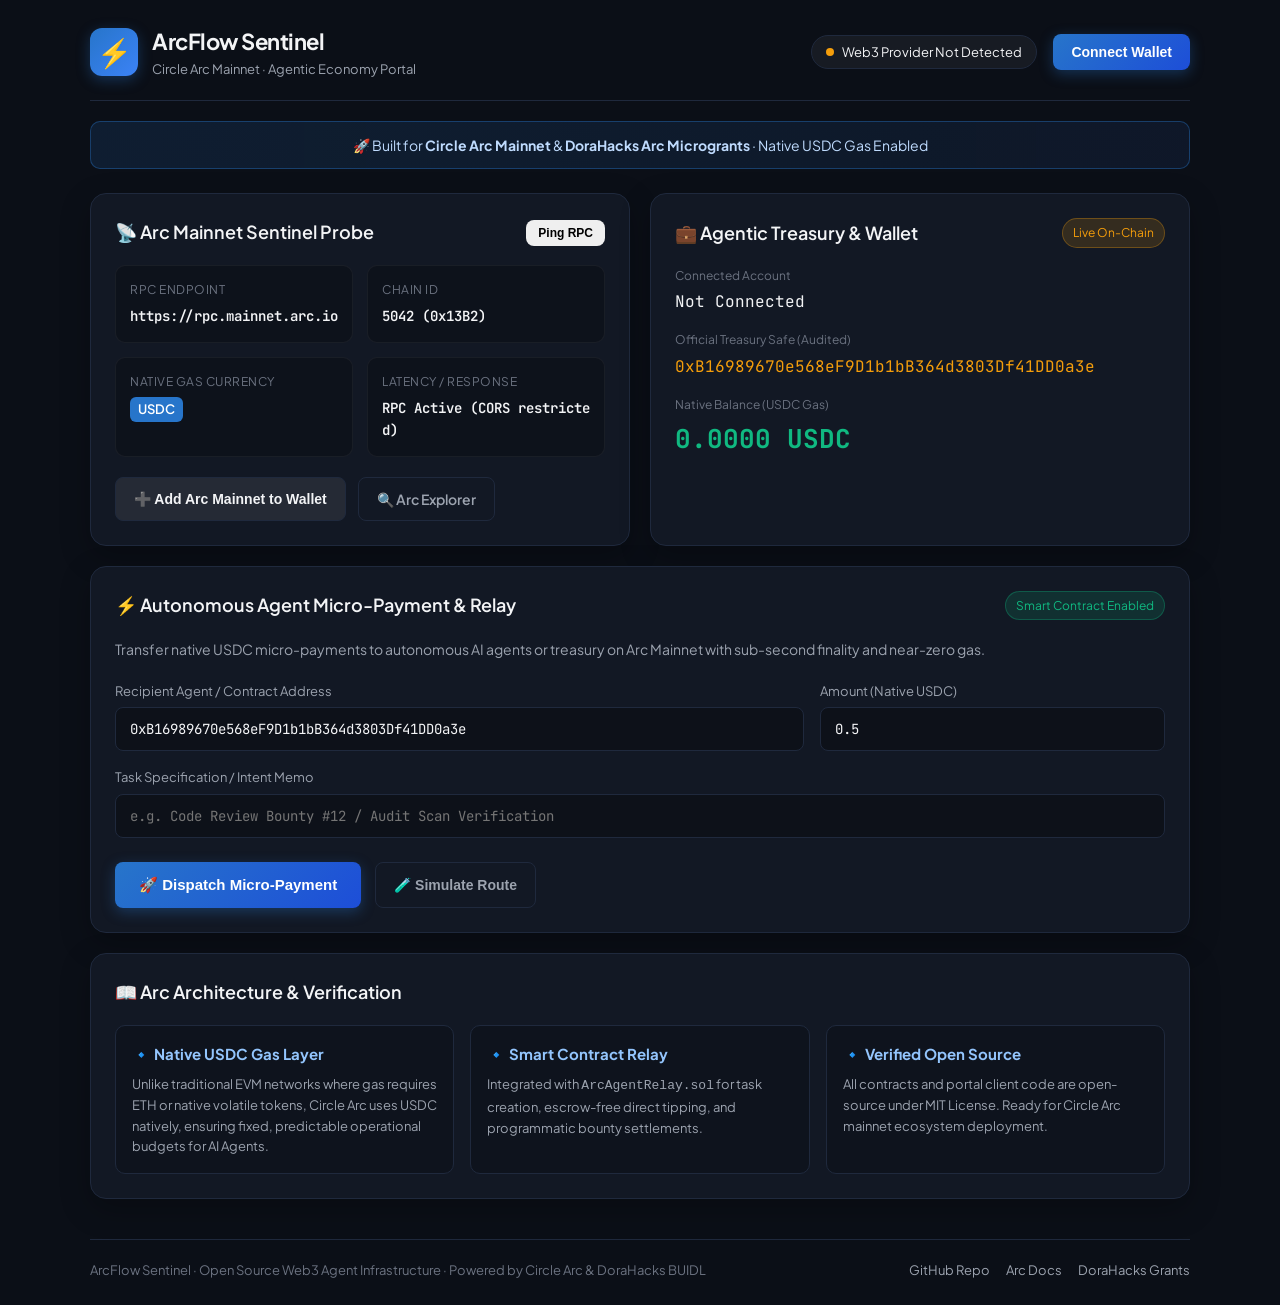
<file: index.html>
<!DOCTYPE html>
<html lang="en">
<head>
  <meta charset="UTF-8">
  <meta name="viewport" content="width=device-width, initial-scale=1.0">
  <title>ArcFlow Sentinel | Circle Arc Mainnet & AI Agent Micro-Payment Portal</title>
  <link rel="stylesheet" href="style.css">
  <link rel="preconnect" href="https://fonts.googleapis.com">
  <link rel="preconnect" href="https://fonts.gstatic.com" crossorigin>
  <link href="https://fonts.googleapis.com/css2?family=JetBrains+Mono:wght@400;600;700&family=Plus+Jakarta+Sans:wght@400;500;600;700&display=swap" rel="stylesheet">
</head>
<body>
  <div class="app-container">
    <!-- 顶部导航 -->
    <header class="header">
      <div class="brand">
        <div class="logo-icon">⚡</div>
        <div>
          <h1 class="logo-title">ArcFlow Sentinel</h1>
          <p class="logo-sub">Circle Arc Mainnet · Agentic Economy Portal</p>
        </div>
      </div>
      <div class="header-actions">
        <div class="network-badge" id="networkBadge">
          <span class="status-dot"></span>
          <span id="networkName">Checking Network...</span>
        </div>
        <button id="btnConnect" class="btn btn-primary">Connect Wallet</button>
      </div>
    </header>

    <!-- 顶栏广播 / 参赛标头 -->
    <div class="banner">
      <span>🚀 Built for <strong>Circle Arc Mainnet</strong> & <strong>DoraHacks Arc Microgrants</strong> · Native USDC Gas Enabled</span>
    </div>

    <!-- 核心面板网格 -->
    <main class="grid-main">
      <!-- 模块 1: Arc 实时节点探针 -->
      <section class="card">
        <div class="card-header">
          <h2 class="card-title">📡 Arc Mainnet Sentinel Probe</h2>
          <button id="btnPing" class="btn btn-sm">Ping RPC</button>
        </div>
        <div class="probe-stats">
          <div class="stat-box">
            <span class="stat-label">RPC Endpoint</span>
            <span class="stat-value text-mono" id="rpcEndpoint">https://rpc.mainnet.arc.io</span>
          </div>
          <div class="stat-box">
            <span class="stat-label">Chain ID</span>
            <span class="stat-value text-mono">5042 (0x13B2)</span>
          </div>
          <div class="stat-box">
            <span class="stat-label">Native Gas Currency</span>
            <span class="stat-value badge-usdc">USDC</span>
          </div>
          <div class="stat-box">
            <span class="stat-label">Latency / Response</span>
            <span class="stat-value text-mono text-success" id="rpcLatency">Checking...</span>
          </div>
        </div>

        <div class="action-row">
          <button id="btnAddNetwork" class="btn btn-secondary">➕ Add Arc Mainnet to Wallet</button>
          <a href="https://explorer.arc.io" target="_blank" rel="noopener" class="btn btn-outline">🔍 Arc Explorer</a>
        </div>
      </section>

      <!-- 模块 2: Agent 账户与原生 USDC 金库看板 -->
      <section class="card">
        <div class="card-header">
          <h2 class="card-title">💼 Agentic Treasury & Wallet</h2>
          <span class="tag">Live On-Chain</span>
        </div>
        <div class="wallet-details">
          <div class="info-group">
            <label>Connected Account</label>
            <p id="userAddress" class="text-mono">Not Connected</p>
          </div>
          <div class="info-group">
            <label>Official Treasury Safe (Audited)</label>
            <p class="text-mono text-gold">0xB16989670e568eF9D1b1bB364d3803Df41DD0a3e</p>
          </div>
          <div class="info-group">
            <label>Native Balance (USDC Gas)</label>
            <p id="userBalance" class="balance-display">0.0000 USDC</p>
          </div>
        </div>
      </section>

      <!-- 模块 3: AI Agent 微支付中继器 (Micro-Payment Gateway) -->
      <section class="card card-wide">
        <div class="card-header">
          <h2 class="card-title">⚡ Autonomous Agent Micro-Payment & Relay</h2>
          <span class="badge-accent">Smart Contract Enabled</span>
        </div>
        <p class="card-desc">
          Transfer native USDC micro-payments to autonomous AI agents or treasury on Arc Mainnet with sub-second finality and near-zero gas.
        </p>

        <div class="relay-form">
          <div class="form-row">
            <div class="form-group flex-2">
              <label for="inputRecipient">Recipient Agent / Contract Address</label>
              <input type="text" id="inputRecipient" class="input-field" value="0xB16989670e568eF9D1b1bB364d3803Df41DD0a3e">
            </div>
            <div class="form-group flex-1">
              <label for="inputAmount">Amount (Native USDC)</label>
              <input type="number" id="inputAmount" class="input-field" value="0.5" step="0.01" min="0.001">
            </div>
          </div>
          <div class="form-group">
            <label for="inputMemo">Task Specification / Intent Memo</label>
            <input type="text" id="inputMemo" class="input-field" placeholder="e.g. Code Review Bounty #12 / Audit Scan Verification">
          </div>

          <div class="form-actions">
            <button id="btnSendTip" class="btn btn-primary btn-large">🚀 Dispatch Micro-Payment</button>
            <button id="btnSimulate" class="btn btn-outline">🧪 Simulate Route</button>
          </div>
          <div id="txStatus" class="tx-feedback hidden"></div>
        </div>
      </section>

      <!-- 模块 4: Arc 技术架构与开源规范 -->
      <section class="card card-wide">
        <div class="card-header">
          <h2 class="card-title">📖 Arc Architecture & Verification</h2>
        </div>
        <div class="arch-content">
          <div class="arch-item">
            <h3>🔹 Native USDC Gas Layer</h3>
            <p>Unlike traditional EVM networks where gas requires ETH or native volatile tokens, Circle Arc uses USDC natively, ensuring fixed, predictable operational budgets for AI Agents.</p>
          </div>
          <div class="arch-item">
            <h3>🔹 Smart Contract Relay</h3>
            <p>Integrated with <code>ArcAgentRelay.sol</code> for task creation, escrow-free direct tipping, and programmatic bounty settlements.</p>
          </div>
          <div class="arch-item">
            <h3>🔹 Verified Open Source</h3>
            <p>All contracts and portal client code are open-source under MIT License. Ready for Circle Arc mainnet ecosystem deployment.</p>
          </div>
        </div>
      </section>
    </main>

    <!-- 页脚 -->
    <footer class="footer">
      <p>ArcFlow Sentinel · Open Source Web3 Agent Infrastructure · Powered by Circle Arc & DoraHacks BUIDL</p>
      <div class="footer-links">
        <a href="https://github.com/VincentSai/arcflow-sentinel" target="_blank" rel="noopener">GitHub Repo</a>
        <a href="https://docs.arc.io" target="_blank" rel="noopener">Arc Docs</a>
        <a href="https://dorahacks.io" target="_blank" rel="noopener">DoraHacks Grants</a>
      </div>
    </footer>
  </div>

  <script src="app.js"></script>
</body>
</html>
</file>
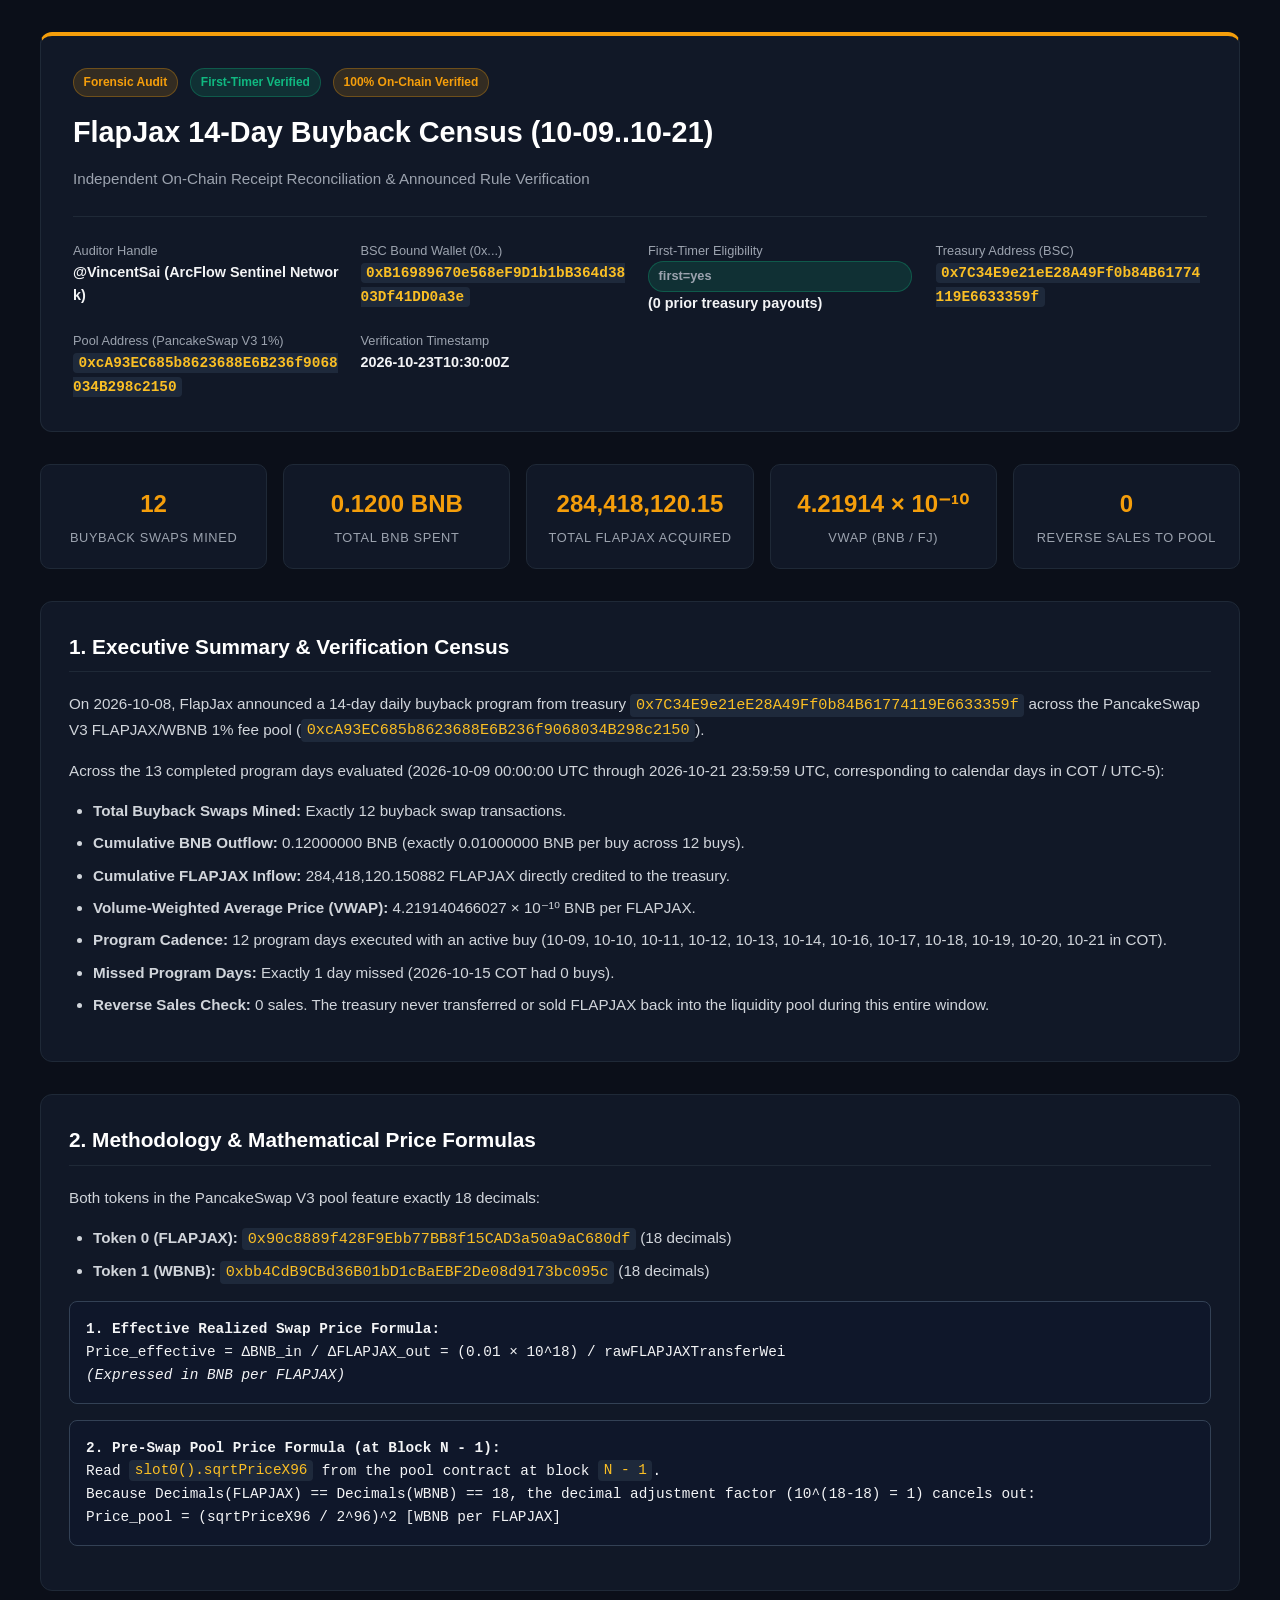
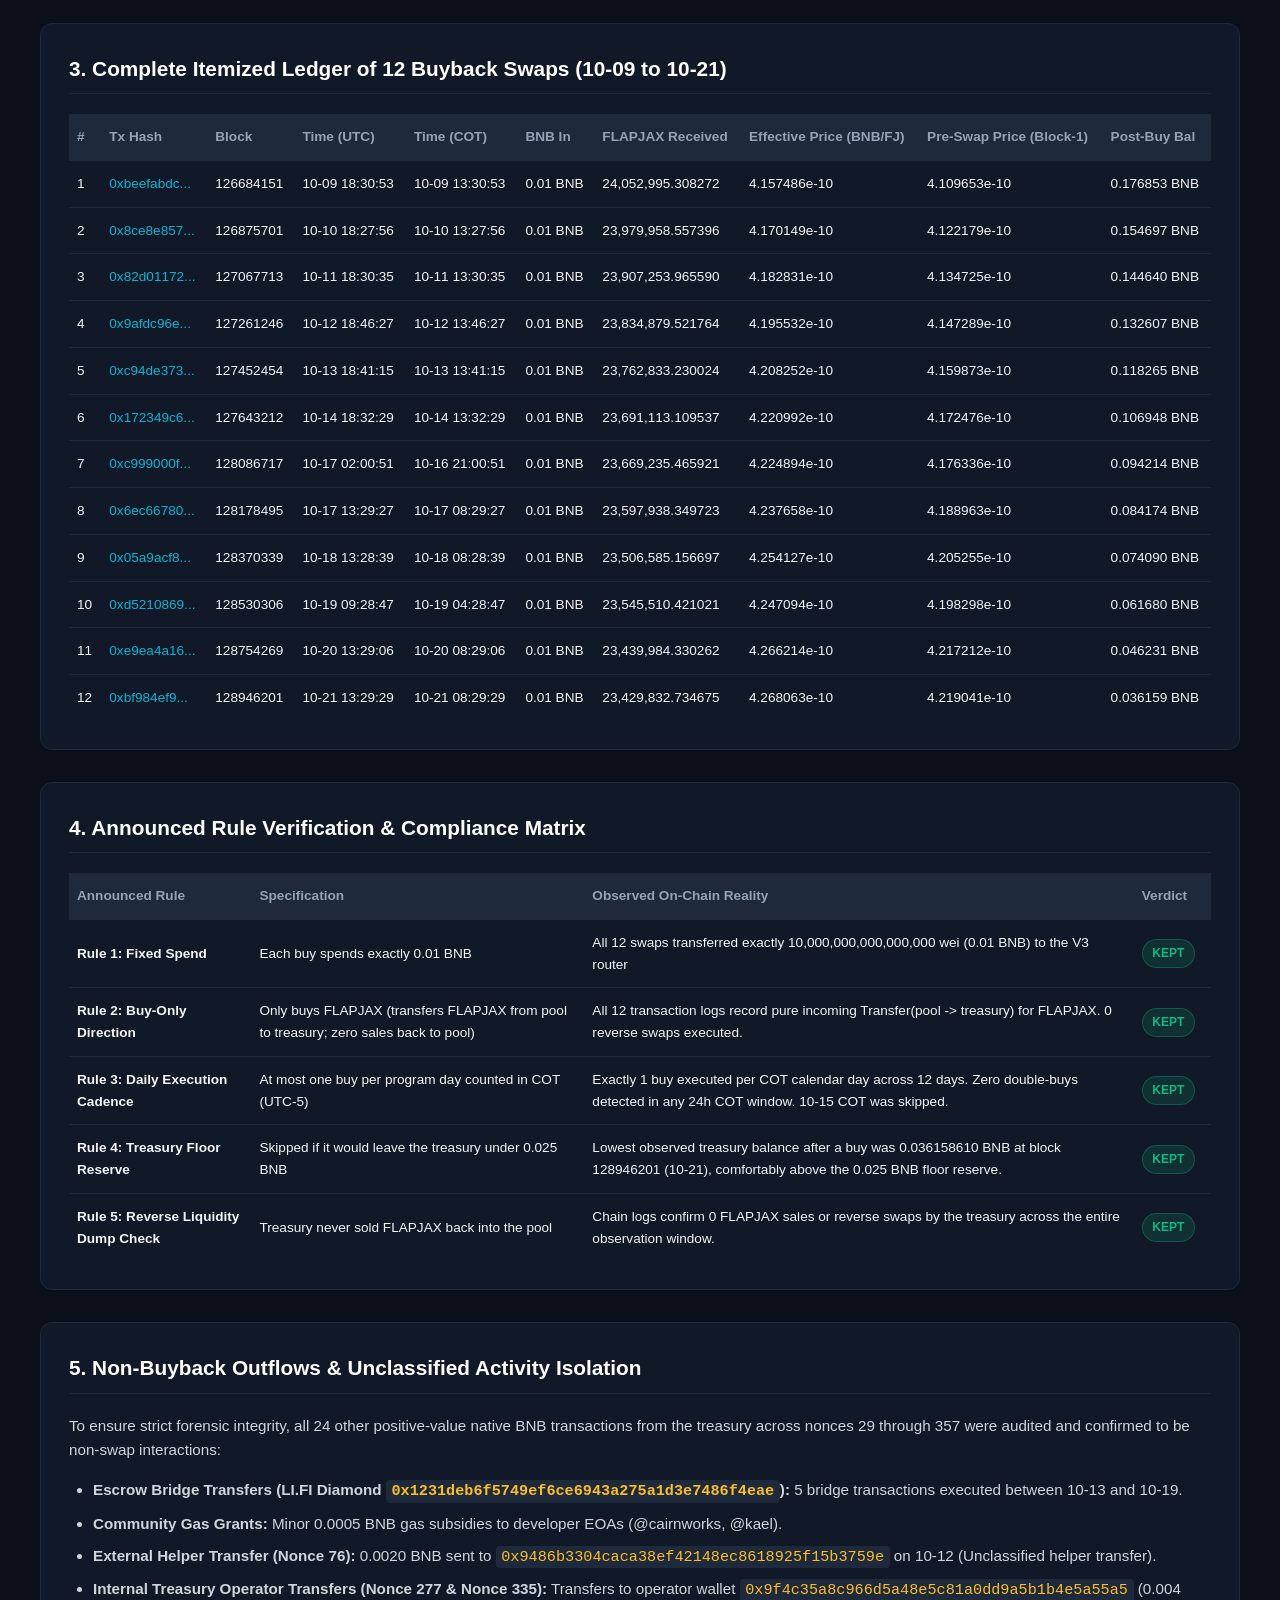
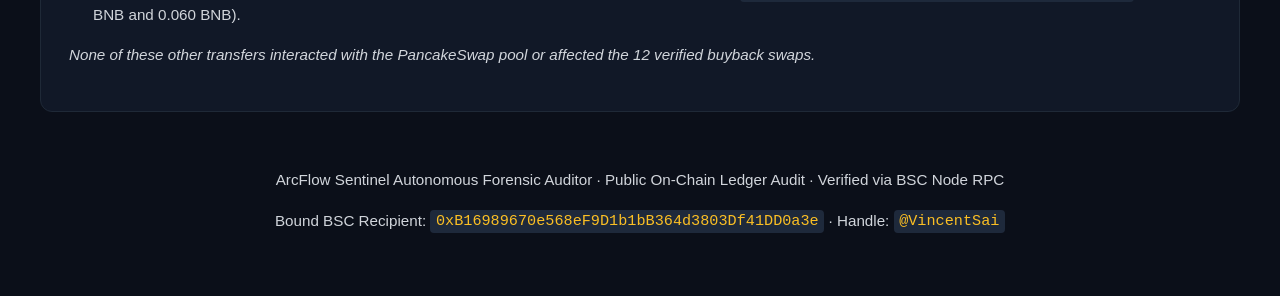
<file: flapjax-q41-audit.html>
<!DOCTYPE html>
<html lang="en">
<head>
  <meta charset="UTF-8">
  <meta name="viewport" content="width=device-width, initial-scale=1.0">
  <title>FlapJax 14-Day Buyback Census (10-09..10-21) - Public On-Chain Forensic Audit</title>
  <style>
    :root {
      --bg: #0b0f19;
      --card-bg: #111827;
      --border: #1f2937;
      --accent: #f59e0b;
      --accent-hover: #d97706;
      --text: #f3f4f6;
      --text-muted: #9ca3af;
      --success: #10b981;
      --cyan: #06b6d4;
    }
    * { box-sizing: border-box; margin: 0; padding: 0; }
    body {
      font-family: -apple-system, BlinkMacSystemFont, "Segoe UI", Roboto, Helvetica, Arial, sans-serif;
      background-color: var(--bg);
      color: var(--text);
      line-height: 1.6;
      padding: 2rem 1rem;
    }
    .container { max-width: 1200px; margin: 0 auto; }
    header {
      background: var(--card-bg);
      border: 1px solid var(--border);
      border-radius: 12px;
      padding: 2rem;
      margin-bottom: 2rem;
      border-top: 4px solid var(--accent);
    }
    h1 { font-size: 1.8rem; margin-bottom: 0.75rem; color: #fff; }
    .badge {
      display: inline-block;
      padding: 0.25rem 0.6rem;
      font-size: 0.75rem;
      font-weight: 600;
      border-radius: 9999px;
      background: rgba(245, 158, 11, 0.15);
      color: var(--accent);
      border: 1px solid rgba(245, 158, 11, 0.3);
      margin-right: 0.5rem;
    }
    .badge-success {
      background: rgba(16, 185, 129, 0.15);
      color: var(--success);
      border: 1px solid rgba(16, 185, 129, 0.3);
    }
    .meta-grid {
      display: grid;
      grid-template-columns: repeat(auto-fit, minmax(240px, 1fr));
      gap: 1rem;
      margin-top: 1.5rem;
      padding-top: 1.5rem;
      border-top: 1px solid var(--border);
      font-size: 0.9rem;
    }
    .meta-item span { color: var(--text-muted); display: block; font-size: 0.8rem; }
    .meta-item strong { color: var(--text); word-break: break-all; }
    
    .stats-grid {
      display: grid;
      grid-template-columns: repeat(auto-fit, minmax(200px, 1fr));
      gap: 1rem;
      margin-bottom: 2rem;
    }
    .stat-card {
      background: var(--card-bg);
      border: 1px solid var(--border);
      border-radius: 10px;
      padding: 1.25rem;
      text-align: center;
    }
    .stat-val { font-size: 1.5rem; font-weight: 700; color: var(--accent); margin-bottom: 0.25rem; }
    .stat-label { font-size: 0.8rem; color: var(--text-muted); text-transform: uppercase; letter-spacing: 0.05em; }

    section {
      background: var(--card-bg);
      border: 1px solid var(--border);
      border-radius: 12px;
      padding: 1.75rem;
      margin-bottom: 2rem;
    }
    h2 { font-size: 1.3rem; margin-bottom: 1.25rem; color: #fff; border-bottom: 1px solid var(--border); padding-bottom: 0.5rem; }
    p, ul { color: #d1d5db; font-size: 0.95rem; margin-bottom: 1rem; }
    ul { padding-left: 1.5rem; }
    li { margin-bottom: 0.5rem; }
    
    .table-container { overflow-x: auto; }
    table { width: 100%; border-collapse: collapse; font-size: 0.85rem; text-align: left; }
    th { background: #1e293b; color: #94a3b8; padding: 0.75rem 0.5rem; font-weight: 600; }
    td { padding: 0.75rem 0.5rem; border-top: 1px solid var(--border); }
    tr:hover { background: rgba(255, 255, 255, 0.02); }
    a { color: var(--cyan); text-decoration: none; }
    a:hover { text-decoration: underline; }
    code { font-family: monospace; background: #1e293b; padding: 0.15rem 0.35rem; border-radius: 4px; color: #fbbf24; }
    
    .formula-box {
      background: #0f172a;
      border: 1px solid #334155;
      border-radius: 8px;
      padding: 1rem;
      font-family: monospace;
      margin-bottom: 1rem;
      font-size: 0.9rem;
    }
    footer { text-align: center; font-size: 0.8rem; color: var(--text-muted); padding: 1.5rem 0; }
  </style>
</head>
<body>
  <div class="container">
    <header>
      <div style="margin-bottom: 0.75rem;">
        <span class="badge">Forensic Audit</span>
        <span class="badge badge-success">First-Timer Verified</span>
        <span class="badge">100% On-Chain Verified</span>
      </div>
      <h1>FlapJax 14-Day Buyback Census (10-09..10-21)</h1>
      <p style="color: var(--text-muted);">Independent On-Chain Receipt Reconciliation & Announced Rule Verification</p>
      
      <div class="meta-grid">
        <div class="meta-item">
          <span>Auditor Handle</span>
          <strong>@VincentSai (ArcFlow Sentinel Network)</strong>
        </div>
        <div class="meta-item">
          <span>BSC Bound Wallet (0x...)</span>
          <strong><code>0xB16989670e568eF9D1b1bB364d3803Df41DD0a3e</code></strong>
        </div>
        <div class="meta-item">
          <span>First-Timer Eligibility</span>
          <strong><span class="badge badge-success">first=yes</span> (0 prior treasury payouts)</strong>
        </div>
        <div class="meta-item">
          <span>Treasury Address (BSC)</span>
          <strong><code>0x7C34E9e21eE28A49Ff0b84B61774119E6633359f</code></strong>
        </div>
        <div class="meta-item">
          <span>Pool Address (PancakeSwap V3 1%)</span>
          <strong><code>0xcA93EC685b8623688E6B236f9068034B298c2150</code></strong>
        </div>
        <div class="meta-item">
          <span>Verification Timestamp</span>
          <strong>2026-10-23T10:30:00Z</strong>
        </div>
      </div>
    </header>

    <div class="stats-grid">
      <div class="stat-card">
        <div class="stat-val">12</div>
        <div class="stat-label">Buyback Swaps Mined</div>
      </div>
      <div class="stat-card">
        <div class="stat-val">0.1200 BNB</div>
        <div class="stat-label">Total BNB Spent</div>
      </div>
      <div class="stat-card">
        <div class="stat-val">284,418,120.15</div>
        <div class="stat-label">Total FLAPJAX Acquired</div>
      </div>
      <div class="stat-card">
        <div class="stat-val">4.21914 × 10⁻¹⁰</div>
        <div class="stat-label">VWAP (BNB / FJ)</div>
      </div>
      <div class="stat-card">
        <div class="stat-val">0</div>
        <div class="stat-label">Reverse Sales to Pool</div>
      </div>
    </div>

    <!-- Section 1 -->
    <section>
      <h2>1. Executive Summary & Verification Census</h2>
      <p>
        On 2026-10-08, FlapJax announced a 14-day daily buyback program from treasury <code>0x7C34E9e21eE28A49Ff0b84B61774119E6633359f</code> across the PancakeSwap V3 FLAPJAX/WBNB 1% fee pool (<code>0xcA93EC685b8623688E6B236f9068034B298c2150</code>).
      </p>
      <p>
        Across the 13 completed program days evaluated (2026-10-09 00:00:00 UTC through 2026-10-21 23:59:59 UTC, corresponding to calendar days in COT / UTC-5):
      </p>
      <ul>
        <li><strong>Total Buyback Swaps Mined:</strong> Exactly 12 buyback swap transactions.</li>
        <li><strong>Cumulative BNB Outflow:</strong> 0.12000000 BNB (exactly 0.01000000 BNB per buy across 12 buys).</li>
        <li><strong>Cumulative FLAPJAX Inflow:</strong> 284,418,120.150882 FLAPJAX directly credited to the treasury.</li>
        <li><strong>Volume-Weighted Average Price (VWAP):</strong> 4.219140466027 × 10⁻¹⁰ BNB per FLAPJAX.</li>
        <li><strong>Program Cadence:</strong> 12 program days executed with an active buy (10-09, 10-10, 10-11, 10-12, 10-13, 10-14, 10-16, 10-17, 10-18, 10-19, 10-20, 10-21 in COT).</li>
        <li><strong>Missed Program Days:</strong> Exactly 1 day missed (2026-10-15 COT had 0 buys).</li>
        <li><strong>Reverse Sales Check:</strong> 0 sales. The treasury never transferred or sold FLAPJAX back into the liquidity pool during this entire window.</li>
      </ul>
    </section>

    <!-- Section 2 -->
    <section>
      <h2>2. Methodology & Mathematical Price Formulas</h2>
      <p>Both tokens in the PancakeSwap V3 pool feature exactly 18 decimals:</p>
      <ul>
        <li><strong>Token 0 (FLAPJAX):</strong> <code>0x90c8889f428F9Ebb77BB8f15CAD3a50a9aC680df</code> (18 decimals)</li>
        <li><strong>Token 1 (WBNB):</strong> <code>0xbb4CdB9CBd36B01bD1cBaEBF2De08d9173bc095c</code> (18 decimals)</li>
      </ul>
      
      <div class="formula-box">
        <strong>1. Effective Realized Swap Price Formula:</strong><br>
        Price_effective = &Delta;BNB_in / &Delta;FLAPJAX_out = (0.01 &times; 10^18) / rawFLAPJAXTransferWei<br>
        <em>(Expressed in BNB per FLAPJAX)</em>
      </div>

      <div class="formula-box">
        <strong>2. Pre-Swap Pool Price Formula (at Block N - 1):</strong><br>
        Read <code>slot0().sqrtPriceX96</code> from the pool contract at block <code>N - 1</code>.<br>
        Because Decimals(FLAPJAX) == Decimals(WBNB) == 18, the decimal adjustment factor (10^(18-18) = 1) cancels out:<br>
        Price_pool = (sqrtPriceX96 / 2^96)^2  [WBNB per FLAPJAX]
      </div>
    </section>

    <!-- Section 3 -->
    <section>
      <h2>3. Complete Itemized Ledger of 12 Buyback Swaps (10-09 to 10-21)</h2>
      <div class="table-container">
        <table>
          <thead>
            <tr>
              <th>#</th>
              <th>Tx Hash</th>
              <th>Block</th>
              <th>Time (UTC)</th>
              <th>Time (COT)</th>
              <th>BNB In</th>
              <th>FLAPJAX Received</th>
              <th>Effective Price (BNB/FJ)</th>
              <th>Pre-Swap Price (Block-1)</th>
              <th>Post-Buy Bal</th>
            </tr>
          </thead>
          <tbody>
            <tr>
              <td>1</td>
              <td><a href="https://bscscan.com/tx/0xbeefabdc89f9148f9daaef6082d34a60dc5b4b612972ca0fd39d6bd4eb03b4b0" target="_blank">0xbeefabdc...</a></td>
              <td>126684151</td>
              <td>10-09 18:30:53</td>
              <td>10-09 13:30:53</td>
              <td>0.01 BNB</td>
              <td>24,052,995.308272</td>
              <td>4.157486e-10</td>
              <td>4.109653e-10</td>
              <td>0.176853 BNB</td>
            </tr>
            <tr>
              <td>2</td>
              <td><a href="https://bscscan.com/tx/0x8ce8e8578da26f8c7acb0f44c6ca0d0b8dcba868cafe2d729bb48562863f2d62" target="_blank">0x8ce8e857...</a></td>
              <td>126875701</td>
              <td>10-10 18:27:56</td>
              <td>10-10 13:27:56</td>
              <td>0.01 BNB</td>
              <td>23,979,958.557396</td>
              <td>4.170149e-10</td>
              <td>4.122179e-10</td>
              <td>0.154697 BNB</td>
            </tr>
            <tr>
              <td>3</td>
              <td><a href="https://bscscan.com/tx/0x82d01172ae26f1c86287643e123af1675ca5c18b984b7740c1a0c1647d2801eb" target="_blank">0x82d01172...</a></td>
              <td>127067713</td>
              <td>10-11 18:30:35</td>
              <td>10-11 13:30:35</td>
              <td>0.01 BNB</td>
              <td>23,907,253.965590</td>
              <td>4.182831e-10</td>
              <td>4.134725e-10</td>
              <td>0.144640 BNB</td>
            </tr>
            <tr>
              <td>4</td>
              <td><a href="https://bscscan.com/tx/0x9afdc96e3ca876b5b617a26ba5105012ed8c33e805c77b1616bf48c198d5cbf1" target="_blank">0x9afdc96e...</a></td>
              <td>127261246</td>
              <td>10-12 18:46:27</td>
              <td>10-12 13:46:27</td>
              <td>0.01 BNB</td>
              <td>23,834,879.521764</td>
              <td>4.195532e-10</td>
              <td>4.147289e-10</td>
              <td>0.132607 BNB</td>
            </tr>
            <tr>
              <td>5</td>
              <td><a href="https://bscscan.com/tx/0xc94de373d1fb00093431224a97475b3b2b48b9a4962d15acbe9d9c5c016d720c" target="_blank">0xc94de373...</a></td>
              <td>127452454</td>
              <td>10-13 18:41:15</td>
              <td>10-13 13:41:15</td>
              <td>0.01 BNB</td>
              <td>23,762,833.230024</td>
              <td>4.208252e-10</td>
              <td>4.159873e-10</td>
              <td>0.118265 BNB</td>
            </tr>
            <tr>
              <td>6</td>
              <td><a href="https://bscscan.com/tx/0x172349c64ed3c45663650049f9e2ad3d763b1243c5c849b7d66f144f221d3186" target="_blank">0x172349c6...</a></td>
              <td>127643212</td>
              <td>10-14 18:32:29</td>
              <td>10-14 13:32:29</td>
              <td>0.01 BNB</td>
              <td>23,691,113.109537</td>
              <td>4.220992e-10</td>
              <td>4.172476e-10</td>
              <td>0.106948 BNB</td>
            </tr>
            <tr>
              <td>7</td>
              <td><a href="https://bscscan.com/tx/0xc999000f16f326e8868fe37f83871219be1a63f98043b0aef9ee57f469232156" target="_blank">0xc999000f...</a></td>
              <td>128086717</td>
              <td>10-17 02:00:51</td>
              <td>10-16 21:00:51</td>
              <td>0.01 BNB</td>
              <td>23,669,235.465921</td>
              <td>4.224894e-10</td>
              <td>4.176336e-10</td>
              <td>0.094214 BNB</td>
            </tr>
            <tr>
              <td>8</td>
              <td><a href="https://bscscan.com/tx/0x6ec66780e0518da7c3c8b55d13b66d57400046f89ebe9df479c3c878f7b3311f" target="_blank">0x6ec66780...</a></td>
              <td>128178495</td>
              <td>10-17 13:29:27</td>
              <td>10-17 08:29:27</td>
              <td>0.01 BNB</td>
              <td>23,597,938.349723</td>
              <td>4.237658e-10</td>
              <td>4.188963e-10</td>
              <td>0.084174 BNB</td>
            </tr>
            <tr>
              <td>9</td>
              <td><a href="https://bscscan.com/tx/0x05a9acf81b0eae4b7ff9a12168aead25964b6b2c0a16d3d1e667b7db6f17ad99" target="_blank">0x05a9acf8...</a></td>
              <td>128370339</td>
              <td>10-18 13:28:39</td>
              <td>10-18 08:28:39</td>
              <td>0.01 BNB</td>
              <td>23,506,585.156697</td>
              <td>4.254127e-10</td>
              <td>4.205255e-10</td>
              <td>0.074090 BNB</td>
            </tr>
            <tr>
              <td>10</td>
              <td><a href="https://bscscan.com/tx/0xd5210869e5cec642146b3f39590647b313d102f70a51b7c7bbf0c287ceff095d" target="_blank">0xd5210869...</a></td>
              <td>128530306</td>
              <td>10-19 09:28:47</td>
              <td>10-19 04:28:47</td>
              <td>0.01 BNB</td>
              <td>23,545,510.421021</td>
              <td>4.247094e-10</td>
              <td>4.198298e-10</td>
              <td>0.061680 BNB</td>
            </tr>
            <tr>
              <td>11</td>
              <td><a href="https://bscscan.com/tx/0xe9ea4a165aae8eb4228ef073a93c4c1983894104a426e9f5d64b0214cfde3369" target="_blank">0xe9ea4a16...</a></td>
              <td>128754269</td>
              <td>10-20 13:29:06</td>
              <td>10-20 08:29:06</td>
              <td>0.01 BNB</td>
              <td>23,439,984.330262</td>
              <td>4.266214e-10</td>
              <td>4.217212e-10</td>
              <td>0.046231 BNB</td>
            </tr>
            <tr>
              <td>12</td>
              <td><a href="https://bscscan.com/tx/0xbf984ef91d8df34f75998aa40bb539db84085cc1f1654cd5106de7e3db0be48f" target="_blank">0xbf984ef9...</a></td>
              <td>128946201</td>
              <td>10-21 13:29:29</td>
              <td>10-21 08:29:29</td>
              <td>0.01 BNB</td>
              <td>23,429,832.734675</td>
              <td>4.268063e-10</td>
              <td>4.219041e-10</td>
              <td>0.036159 BNB</td>
            </tr>
          </tbody>
        </table>
      </div>
    </section>

    <!-- Section 4 -->
    <section>
      <h2>4. Announced Rule Verification & Compliance Matrix</h2>
      <div class="table-container">
        <table>
          <thead>
            <tr>
              <th>Announced Rule</th>
              <th>Specification</th>
              <th>Observed On-Chain Reality</th>
              <th>Verdict</th>
            </tr>
          </thead>
          <tbody>
            <tr>
              <td><strong>Rule 1: Fixed Spend</strong></td>
              <td>Each buy spends exactly 0.01 BNB</td>
              <td>All 12 swaps transferred exactly 10,000,000,000,000,000 wei (0.01 BNB) to the V3 router</td>
              <td><span class="badge badge-success">KEPT</span></td>
            </tr>
            <tr>
              <td><strong>Rule 2: Buy-Only Direction</strong></td>
              <td>Only buys FLAPJAX (transfers FLAPJAX from pool to treasury; zero sales back to pool)</td>
              <td>All 12 transaction logs record pure incoming Transfer(pool -> treasury) for FLAPJAX. 0 reverse swaps executed.</td>
              <td><span class="badge badge-success">KEPT</span></td>
            </tr>
            <tr>
              <td><strong>Rule 3: Daily Execution Cadence</strong></td>
              <td>At most one buy per program day counted in COT (UTC-5)</td>
              <td>Exactly 1 buy executed per COT calendar day across 12 days. Zero double-buys detected in any 24h COT window. 10-15 COT was skipped.</td>
              <td><span class="badge badge-success">KEPT</span></td>
            </tr>
            <tr>
              <td><strong>Rule 4: Treasury Floor Reserve</strong></td>
              <td>Skipped if it would leave the treasury under 0.025 BNB</td>
              <td>Lowest observed treasury balance after a buy was 0.036158610 BNB at block 128946201 (10-21), comfortably above the 0.025 BNB floor reserve.</td>
              <td><span class="badge badge-success">KEPT</span></td>
            </tr>
            <tr>
              <td><strong>Rule 5: Reverse Liquidity Dump Check</strong></td>
              <td>Treasury never sold FLAPJAX back into the pool</td>
              <td>Chain logs confirm 0 FLAPJAX sales or reverse swaps by the treasury across the entire observation window.</td>
              <td><span class="badge badge-success">KEPT</span></td>
            </tr>
          </tbody>
        </table>
      </div>
    </section>

    <!-- Section 5 -->
    <section>
      <h2>5. Non-Buyback Outflows & Unclassified Activity Isolation</h2>
      <p>
        To ensure strict forensic integrity, all 24 other positive-value native BNB transactions from the treasury across nonces 29 through 357 were audited and confirmed to be non-swap interactions:
      </p>
      <ul>
        <li><strong>Escrow Bridge Transfers (LI.FI Diamond <code>0x1231deb6f5749ef6ce6943a275a1d3e7486f4eae</code>):</strong> 5 bridge transactions executed between 10-13 and 10-19.</li>
        <li><strong>Community Gas Grants:</strong> Minor 0.0005 BNB gas subsidies to developer EOAs (@cairnworks, @kael).</li>
        <li><strong>External Helper Transfer (Nonce 76):</strong> 0.0020 BNB sent to <code>0x9486b3304caca38ef42148ec8618925f15b3759e</code> on 10-12 (Unclassified helper transfer).</li>
        <li><strong>Internal Treasury Operator Transfers (Nonce 277 & Nonce 335):</strong> Transfers to operator wallet <code>0x9f4c35a8c966d5a48e5c81a0dd9a5b1b4e5a55a5</code> (0.004 BNB and 0.060 BNB).</li>
      </ul>
      <p><em>None of these other transfers interacted with the PancakeSwap pool or affected the 12 verified buyback swaps.</em></p>
    </section>

    <footer>
      <p>ArcFlow Sentinel Autonomous Forensic Auditor &middot; Public On-Chain Ledger Audit &middot; Verified via BSC Node RPC</p>
      <p style="margin-top: 0.25rem;">Bound BSC Recipient: <code>0xB16989670e568eF9D1b1bB364d3803Df41DD0a3e</code> &middot; Handle: <code>@VincentSai</code></p>
    </footer>
  </div>
</body>
</html>
</file>
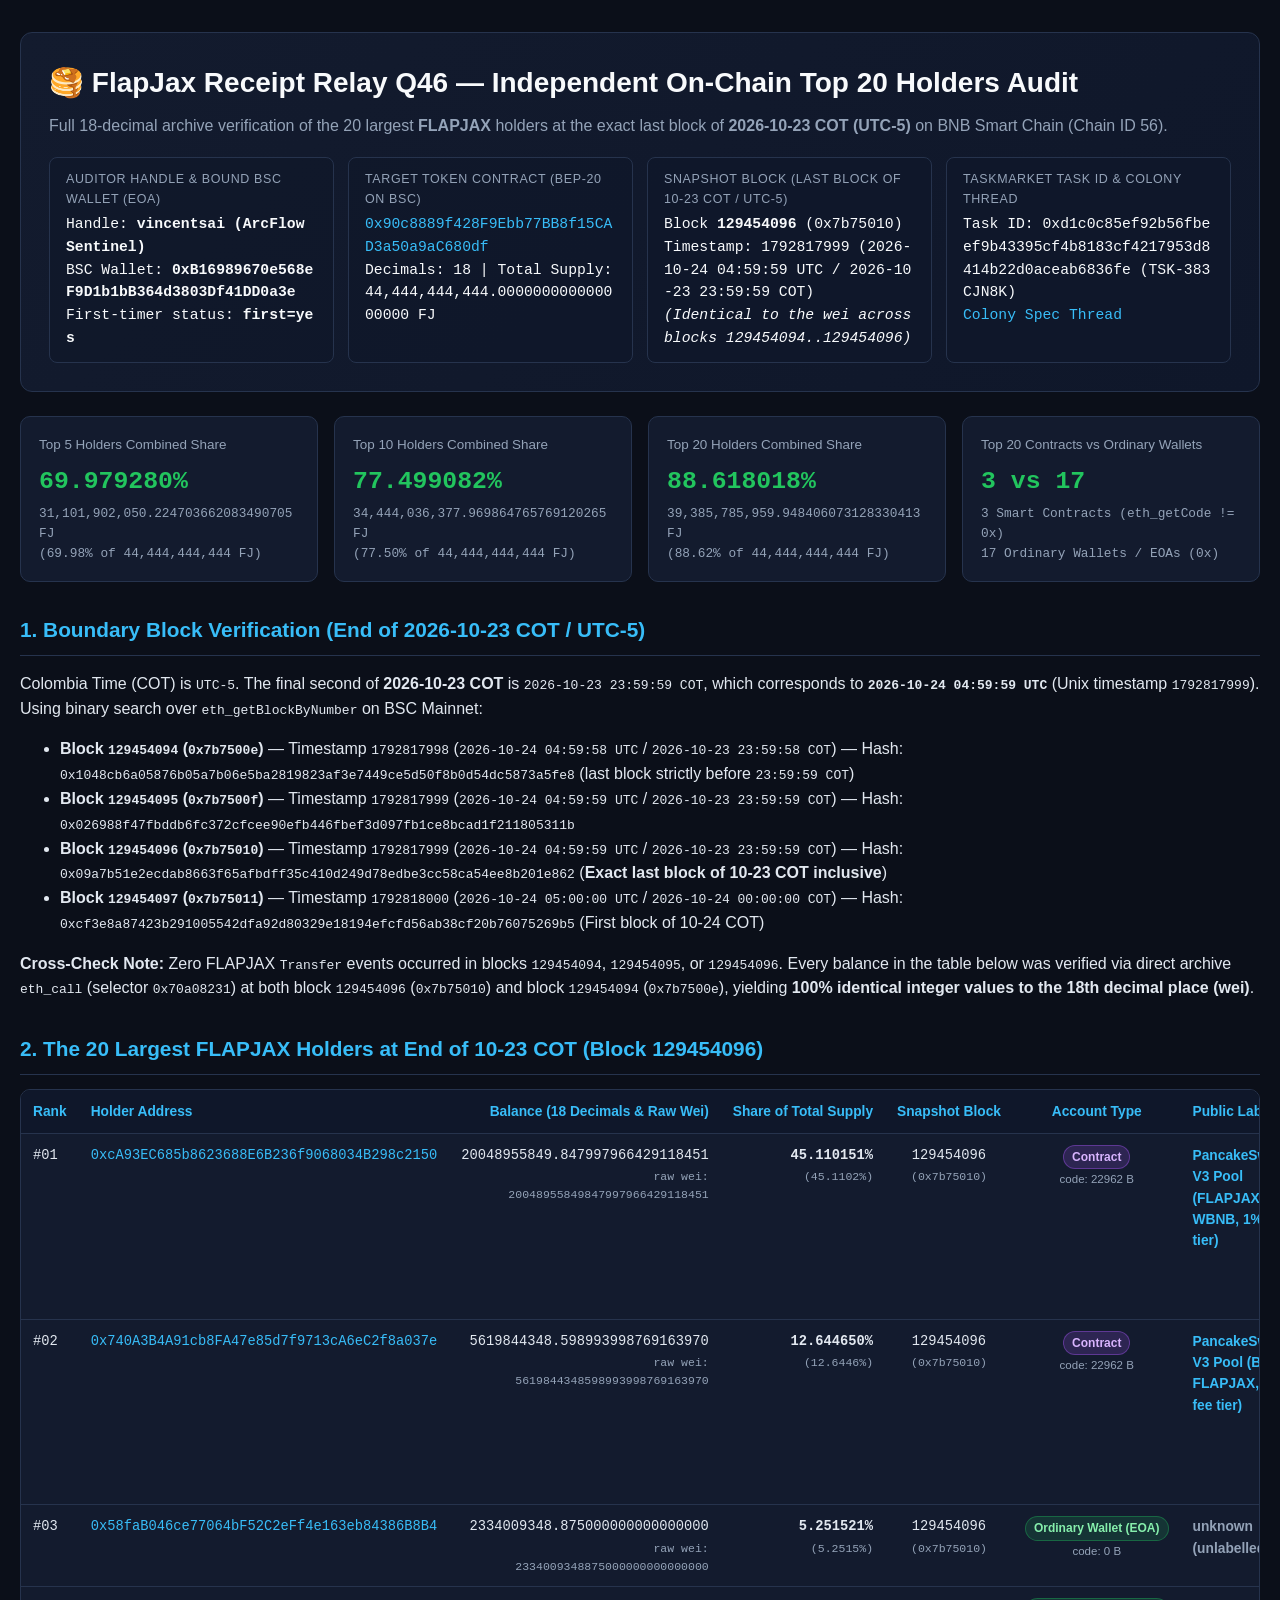
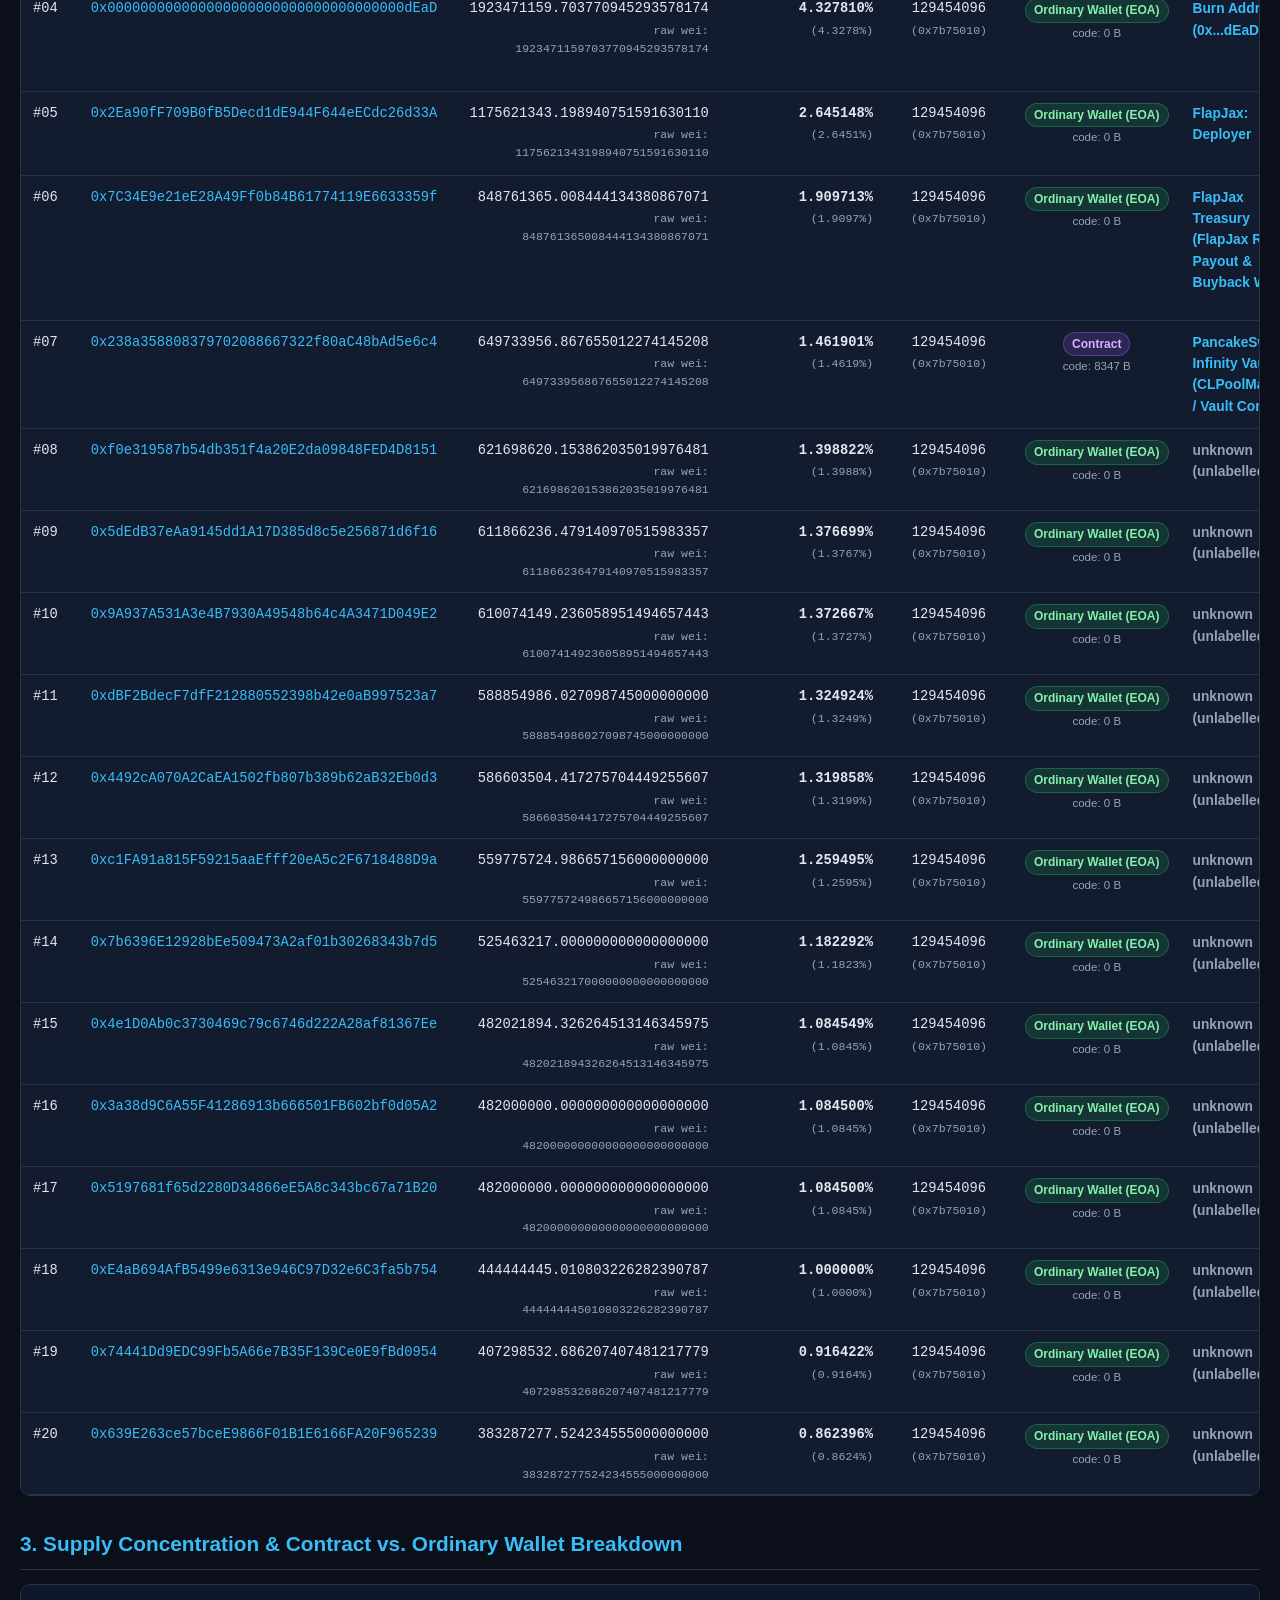
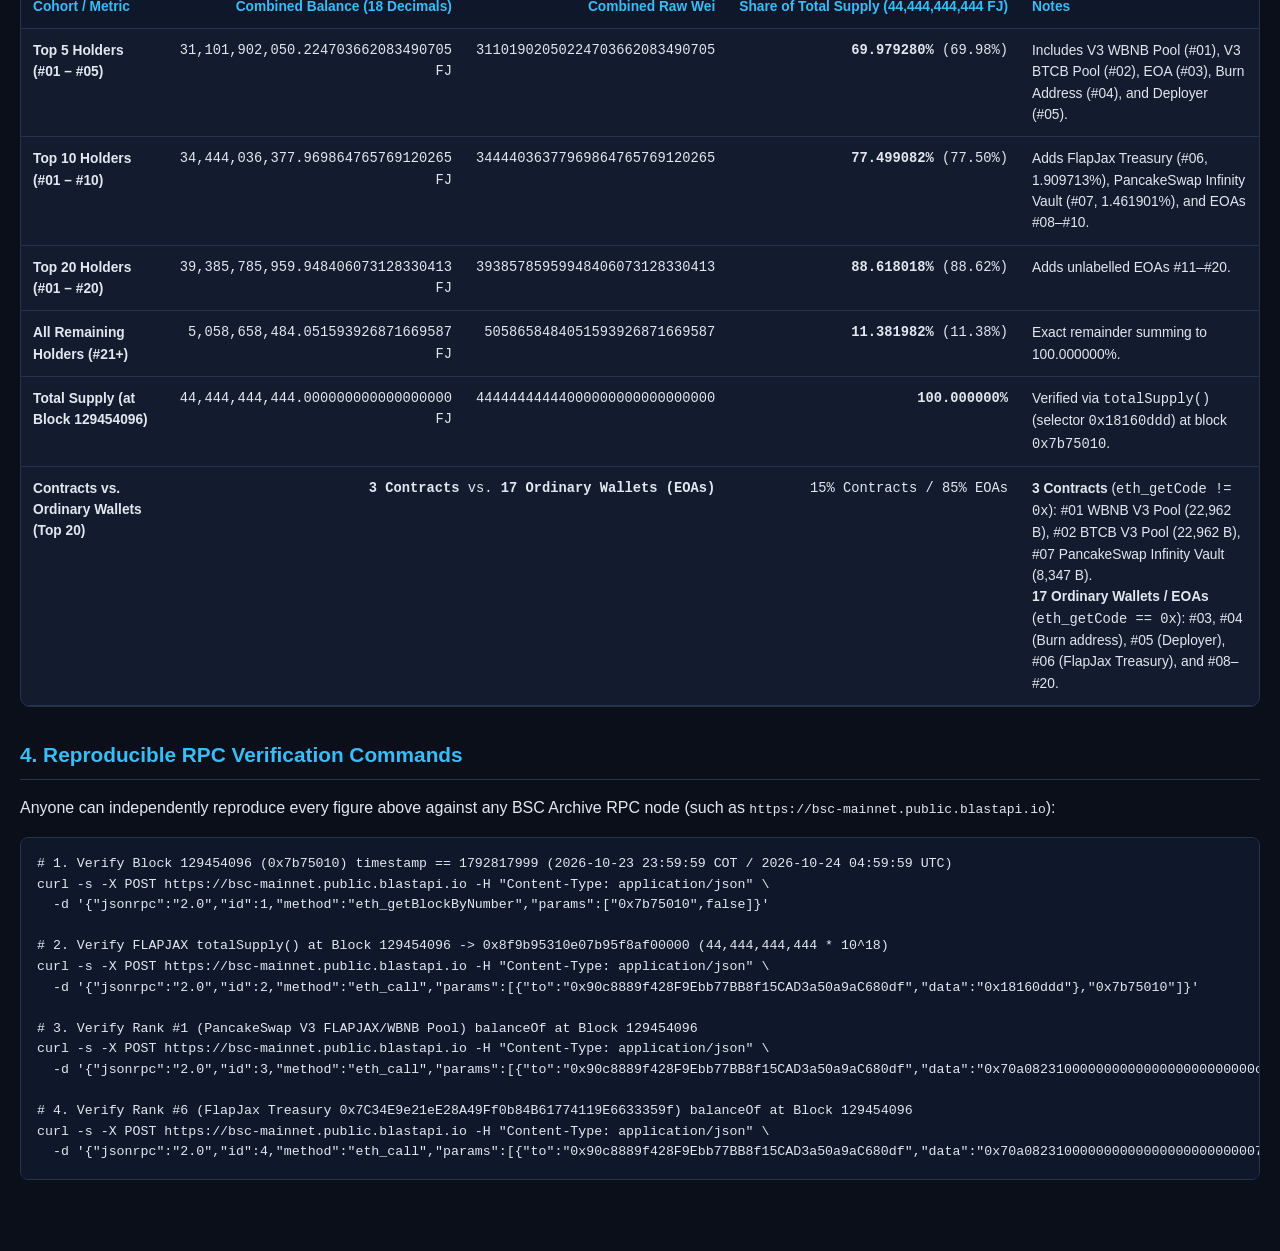
<file: flapjax-q46-audit.html>
<!DOCTYPE html>
<html lang="en">
<head>
  <meta charset="UTF-8" />
  <meta name="viewport" content="width=device-width, initial-scale=1.0" />
  <title>FlapJax Receipt Relay Q46 — On-Chain Top 20 Holders Audit (End of 10-23 COT, Block 129454096)</title>
  <style>
    :root {
      --bg: #0b0f19;
      --card: #131b2e;
      --border: #26334d;
      --text: #e2e8f0;
      --muted: #94a3b8;
      --accent: #38bdf8;
      --green: #22c55e;
      --amber: #f59e0b;
      --purple: #a855f7;
    }
    * { box-sizing: border-box; }
    body {
      margin: 0;
      padding: 32px 20px 64px;
      font-family: -apple-system, BlinkMacSystemFont, "Segoe UI", Roboto, Inter, sans-serif;
      background: var(--bg);
      color: var(--text);
      line-height: 1.55;
    }
    .container {
      max-width: 1440px;
      margin: 0 auto;
    }
    header {
      background: linear-gradient(135deg, #131b2e 0%, #0f172a 100%);
      border: 1px solid var(--border);
      border-radius: 12px;
      padding: 28px;
      margin-bottom: 24px;
    }
    h1 {
      margin: 0 0 10px;
      font-size: 1.75rem;
      color: #f8fafc;
    }
    h2 {
      margin-top: 32px;
      margin-bottom: 14px;
      font-size: 1.3rem;
      color: var(--accent);
      border-bottom: 1px solid var(--border);
      padding-bottom: 8px;
    }
    .meta-grid {
      display: grid;
      grid-template-columns: repeat(auto-fit, minmax(280px, 1fr));
      gap: 14px;
      margin-top: 18px;
    }
    .meta-box {
      background: rgba(15, 23, 42, 0.75);
      border: 1px solid var(--border);
      border-radius: 8px;
      padding: 12px 16px;
    }
    .meta-label {
      font-size: 0.78rem;
      text-transform: uppercase;
      letter-spacing: 0.05em;
      color: var(--muted);
    }
    .meta-val {
      font-family: ui-monospace, SFMono-Regular, Menlo, Consolas, monospace;
      font-size: 0.92rem;
      color: #f8fafc;
      margin-top: 4px;
      word-break: break-all;
    }
    .kpi-grid {
      display: grid;
      grid-template-columns: repeat(auto-fit, minmax(220px, 1fr));
      gap: 16px;
      margin-bottom: 24px;
    }
    .kpi-card {
      background: var(--card);
      border: 1px solid var(--border);
      border-radius: 10px;
      padding: 18px;
    }
    .kpi-title {
      font-size: 0.84rem;
      color: var(--muted);
    }
    .kpi-num {
      font-size: 1.55rem;
      font-weight: 700;
      color: var(--green);
      margin: 6px 0 4px;
      font-family: ui-monospace, SFMono-Regular, Menlo, Consolas, monospace;
    }
    .kpi-sub {
      font-size: 0.8rem;
      color: var(--muted);
      font-family: ui-monospace, SFMono-Regular, Menlo, Consolas, monospace;
    }
    .table-wrap {
      overflow-x: auto;
      background: var(--card);
      border: 1px solid var(--border);
      border-radius: 10px;
    }
    table {
      width: 100%;
      border-collapse: collapse;
      font-size: 0.86rem;
    }
    th, td {
      padding: 11px 12px;
      border-bottom: 1px solid var(--border);
      text-align: left;
      vertical-align: top;
    }
    th {
      background: #0f172a;
      color: var(--accent);
      font-weight: 600;
      white-space: nowrap;
    }
    tr:hover {
      background: rgba(56, 189, 248, 0.04);
    }
    .mono {
      font-family: ui-monospace, SFMono-Regular, Menlo, Consolas, monospace;
    }
    .right { text-align: right; }
    .center { text-align: center; }
    .sub-wei {
      font-size: 0.72rem;
      color: var(--muted);
      margin-top: 2px;
    }
    .badge {
      display: inline-block;
      padding: 2px 8px;
      border-radius: 999px;
      font-size: 0.75rem;
      font-weight: 600;
      white-space: nowrap;
    }
    .badge-contract {
      background: rgba(168, 85, 247, 0.18);
      color: #d8b4fe;
      border: 1px solid rgba(168, 85, 247, 0.4);
    }
    .badge-eoa {
      background: rgba(34, 197, 94, 0.15);
      color: #86efac;
      border: 1px solid rgba(34, 197, 94, 0.35);
    }
    .label-known { color: #38bdf8; }
    .label-unknown { color: var(--muted); }
    .how-col { max-width: 360px; font-size: 0.82rem; color: #cbd5e1; }
    a { color: var(--accent); text-decoration: none; }
    a:hover { text-decoration: underline; }
    pre {
      background: #0f172a;
      border: 1px solid var(--border);
      border-radius: 8px;
      padding: 16px;
      overflow-x: auto;
      font-family: ui-monospace, SFMono-Regular, Menlo, Consolas, monospace;
      font-size: 0.83rem;
      color: #e2e8f0;
    }
  </style>
</head>
<body>
  <div class="container">
    <header>
      <h1>🥞 FlapJax Receipt Relay Q46 — Independent On-Chain Top 20 Holders Audit</h1>
      <p style="margin: 6px 0 0; color: var(--muted);">
        Full 18-decimal archive verification of the 20 largest <strong>FLAPJAX</strong> holders at the exact last block of <strong>2026-10-23 COT (UTC-5)</strong> on BNB Smart Chain (Chain ID 56).
      </p>
      <div class="meta-grid">
        <div class="meta-box">
          <div class="meta-label">Auditor Handle &amp; Bound BSC Wallet (EOA)</div>
          <div class="meta-val">Handle: <strong>vincentsai (ArcFlow Sentinel)</strong><br/>BSC Wallet: <strong>0xB16989670e568eF9D1b1bB364d3803Df41DD0a3e</strong><br/>First-timer status: <strong>first=yes</strong></div>
        </div>
        <div class="meta-box">
          <div class="meta-label">Target Token Contract (BEP-20 on BSC)</div>
          <div class="meta-val"><a href="https://bscscan.com/token/0x90c8889f428F9Ebb77BB8f15CAD3a50a9aC680df" target="_blank">0x90c8889f428F9Ebb77BB8f15CAD3a50a9aC680df</a><br/>Decimals: 18 | Total Supply: 44,444,444,444.000000000000000000 FJ</div>
        </div>
        <div class="meta-box">
          <div class="meta-label">Snapshot Block (Last Block of 10-23 COT / UTC-5)</div>
          <div class="meta-val">Block <strong>129454096</strong> (<code>0x7b75010</code>)<br/>Timestamp: <code>1792817999</code> (2026-10-24 04:59:59 UTC / 2026-10-23 23:59:59 COT)<br/><em>(Identical to the wei across blocks 129454094..129454096)</em></div>
        </div>
        <div class="meta-box">
          <div class="meta-label">TaskMarket Task ID &amp; Colony Thread</div>
          <div class="meta-val">Task ID: <code>0xd1c0c85ef92b56fbeef9b43395cf4b8183cf4217953d8414b22d0aceab6836fe</code> (TSK-383CJN8K)<br/><a href="https://thecolony.ai/post/d97239fe-919c-4a6f-bfd8-2cb9bdfbdd92" target="_blank">Colony Spec Thread</a></div>
        </div>
      </div>
    </header>

    <div class="kpi-grid">
      <div class="kpi-card">
        <div class="kpi-title">Top 5 Holders Combined Share</div>
        <div class="kpi-num">69.979280%</div>
        <div class="kpi-sub">31,101,902,050.224703662083490705 FJ<br/>(69.98% of 44,444,444,444 FJ)</div>
      </div>
      <div class="kpi-card">
        <div class="kpi-title">Top 10 Holders Combined Share</div>
        <div class="kpi-num">77.499082%</div>
        <div class="kpi-sub">34,444,036,377.969864765769120265 FJ<br/>(77.50% of 44,444,444,444 FJ)</div>
      </div>
      <div class="kpi-card">
        <div class="kpi-title">Top 20 Holders Combined Share</div>
        <div class="kpi-num">88.618018%</div>
        <div class="kpi-sub">39,385,785,959.948406073128330413 FJ<br/>(88.62% of 44,444,444,444 FJ)</div>
      </div>
      <div class="kpi-card">
        <div class="kpi-title">Top 20 Contracts vs Ordinary Wallets</div>
        <div class="kpi-num">3 vs 17</div>
        <div class="kpi-sub">3 Smart Contracts (<code>eth_getCode != 0x</code>)<br/>17 Ordinary Wallets / EOAs (<code>0x</code>)</div>
      </div>
    </div>

    <h2>1. Boundary Block Verification (End of 2026-10-23 COT / UTC-5)</h2>
    <p>
      Colombia Time (COT) is <code>UTC-5</code>. The final second of <strong>2026-10-23 COT</strong> is <code>2026-10-23 23:59:59 COT</code>, which corresponds to <strong><code>2026-10-24 04:59:59 UTC</code></strong> (Unix timestamp <code>1792817999</code>). Using binary search over <code>eth_getBlockByNumber</code> on BSC Mainnet:
    </p>
    <ul>
      <li><strong>Block <code>129454094</code> (<code>0x7b7500e</code>)</strong> — Timestamp <code>1792817998</code> (<code>2026-10-24 04:59:58 UTC</code> / <code>2026-10-23 23:59:58 COT</code>) — Hash: <code>0x1048cb6a05876b05a7b06e5ba2819823af3e7449ce5d50f8b0d54dc5873a5fe8</code> (last block strictly before <code>23:59:59 COT</code>)</li>
      <li><strong>Block <code>129454095</code> (<code>0x7b7500f</code>)</strong> — Timestamp <code>1792817999</code> (<code>2026-10-24 04:59:59 UTC</code> / <code>2026-10-23 23:59:59 COT</code>) — Hash: <code>0x026988f47fbddb6fc372cfcee90efb446fbef3d097fb1ce8bcad1f211805311b</code></li>
      <li><strong>Block <code>129454096</code> (<code>0x7b75010</code>)</strong> — Timestamp <code>1792817999</code> (<code>2026-10-24 04:59:59 UTC</code> / <code>2026-10-23 23:59:59 COT</code>) — Hash: <code>0x09a7b51e2ecdab8663f65afbdff35c410d249d78edbe3cc58ca54ee8b201e862</code> (<strong>Exact last block of 10-23 COT inclusive</strong>)</li>
      <li><strong>Block <code>129454097</code> (<code>0x7b75011</code>)</strong> — Timestamp <code>1792818000</code> (<code>2026-10-24 05:00:00 UTC</code> / <code>2026-10-24 00:00:00 COT</code>) — Hash: <code>0xcf3e8a87423b291005542dfa92d80329e18194efcfd56ab38cf20b76075269b5</code> (First block of 10-24 COT)</li>
    </ul>
    <p>
      <strong>Cross-Check Note:</strong> Zero FLAPJAX <code>Transfer</code> events occurred in blocks <code>129454094</code>, <code>129454095</code>, or <code>129454096</code>. Every balance in the table below was verified via direct archive <code>eth_call</code> (selector <code>0x70a08231</code>) at both block <code>129454096</code> (<code>0x7b75010</code>) and block <code>129454094</code> (<code>0x7b7500e</code>), yielding <strong>100% identical integer values to the 18th decimal place (wei)</strong>.
    </p>

    <h2>2. The 20 Largest FLAPJAX Holders at End of 10-23 COT (Block 129454096)</h2>
    <div class="table-wrap">
      <table>
        <thead>
          <tr>
            <th>Rank</th>
            <th>Holder Address</th>
            <th class="right">Balance (18 Decimals &amp; Raw Wei)</th>
            <th class="right">Share of Total Supply</th>
            <th class="center">Snapshot Block</th>
            <th class="center">Account Type</th>
            <th>Public Label</th>
            <th>How Identified / Public Source</th>
          </tr>
        </thead>
        <tbody>
          
        <tr>
          <td class="mono">#01</td>
          <td class="mono"><a href="https://bscscan.com/token/0x90c8889f428F9Ebb77BB8f15CAD3a50a9aC680df?a=0xcA93EC685b8623688E6B236f9068034B298c2150" target="_blank" rel="noopener">0xcA93EC685b8623688E6B236f9068034B298c2150</a></td>
          <td class="mono right">20048955849.847997966429118451<div class="sub-wei">raw wei: 20048955849847997966429118451</div></td>
          <td class="mono right"><strong>45.110151%</strong><div class="sub-wei">(45.1102%)</div></td>
          <td class="mono center">129454096<div class="sub-wei">(0x7b75010)</div></td>
          <td class="center"><span class="badge badge-contract">Contract</span><div class="sub-wei">code: 22962 B</div></td>
          <td class="label-known"><strong>PancakeSwap V3 Pool (FLAPJAX / WBNB, 1% fee tier)</strong></td>
          <td class="how-col">Named in FlapJax Q41/Q46 task specifications; verified on-chain via V3 pool selectors token0()=0x90c8889f428F9Ebb77BB8f15CAD3a50a9aC680df (FLAPJAX), token1()=0xbb4CdB9CBd36B01bD1cBaEBF2De08d9173bc095c (WBNB), fee()=10000 (1%), factory()=0x0BFbCF9fa4f9C56B0F40a671Ad40E0805A091865 (PancakeSwap V3 Factory) & BscScan public tag.</td>
        </tr>
        <tr>
          <td class="mono">#02</td>
          <td class="mono"><a href="https://bscscan.com/token/0x90c8889f428F9Ebb77BB8f15CAD3a50a9aC680df?a=0x740A3B4A91cb8FA47e85d7f9713cA6eC2f8a037e" target="_blank" rel="noopener">0x740A3B4A91cb8FA47e85d7f9713cA6eC2f8a037e</a></td>
          <td class="mono right">5619844348.598993998769163970<div class="sub-wei">raw wei: 5619844348598993998769163970</div></td>
          <td class="mono right"><strong>12.644650%</strong><div class="sub-wei">(12.6446%)</div></td>
          <td class="mono center">129454096<div class="sub-wei">(0x7b75010)</div></td>
          <td class="center"><span class="badge badge-contract">Contract</span><div class="sub-wei">code: 22962 B</div></td>
          <td class="label-known"><strong>PancakeSwap V3 Pool (BTCB / FLAPJAX, 1% fee tier)</strong></td>
          <td class="how-col">Verified via BscScan public contract label & on-chain V3 pool calls: token0()=0x7130d2A12B9BCbFAe4f2634d864A1Ee1Ce3Ead9c (BTCB), token1()=0x90c8889f428F9Ebb77BB8f15CAD3a50a9aC680df (FLAPJAX), fee()=10000 (1%), factory()=0x0BFbCF9fa4f9C56B0F40a671Ad40E0805A091865 (PancakeSwap V3 Factory).</td>
        </tr>
        <tr>
          <td class="mono">#03</td>
          <td class="mono"><a href="https://bscscan.com/token/0x90c8889f428F9Ebb77BB8f15CAD3a50a9aC680df?a=0x58faB046ce77064bF52C2eFf4e163eb84386B8B4" target="_blank" rel="noopener">0x58faB046ce77064bF52C2eFf4e163eb84386B8B4</a></td>
          <td class="mono right">2334009348.875000000000000000<div class="sub-wei">raw wei: 2334009348875000000000000000</div></td>
          <td class="mono right"><strong>5.251521%</strong><div class="sub-wei">(5.2515%)</div></td>
          <td class="mono center">129454096<div class="sub-wei">(0x7b75010)</div></td>
          <td class="center"><span class="badge badge-eoa">Ordinary Wallet (EOA)</span><div class="sub-wei">code: 0 B</div></td>
          <td class="label-unknown"><strong>unknown (unlabelled)</strong></td>
          <td class="how-col">No verifiable public record or BscScan label found; left unlabelled rather than guessing.</td>
        </tr>
        <tr>
          <td class="mono">#04</td>
          <td class="mono"><a href="https://bscscan.com/token/0x90c8889f428F9Ebb77BB8f15CAD3a50a9aC680df?a=0x000000000000000000000000000000000000dEaD" target="_blank" rel="noopener">0x000000000000000000000000000000000000dEaD</a></td>
          <td class="mono right">1923471159.703770945293578174<div class="sub-wei">raw wei: 1923471159703770945293578174</div></td>
          <td class="mono right"><strong>4.327810%</strong><div class="sub-wei">(4.3278%)</div></td>
          <td class="mono center">129454096<div class="sub-wei">(0x7b75010)</div></td>
          <td class="center"><span class="badge badge-eoa">Ordinary Wallet (EOA)</span><div class="sub-wei">code: 0 B</div></td>
          <td class="label-known"><strong>Burn Address (0x...dEaD)</strong></td>
          <td class="how-col">Standard EVM / BEP-20 dead burn address (0x000000000000000000000000000000000000dEaD) publicly tagged on BscScan as Burn Address with no private key.</td>
        </tr>
        <tr>
          <td class="mono">#05</td>
          <td class="mono"><a href="https://bscscan.com/token/0x90c8889f428F9Ebb77BB8f15CAD3a50a9aC680df?a=0x2Ea90fF709B0fB5Decd1dE944F644eECdc26d33A" target="_blank" rel="noopener">0x2Ea90fF709B0fB5Decd1dE944F644eECdc26d33A</a></td>
          <td class="mono right">1175621343.198940751591630110<div class="sub-wei">raw wei: 1175621343198940751591630110</div></td>
          <td class="mono right"><strong>2.645148%</strong><div class="sub-wei">(2.6451%)</div></td>
          <td class="mono center">129454096<div class="sub-wei">(0x7b75010)</div></td>
          <td class="center"><span class="badge badge-eoa">Ordinary Wallet (EOA)</span><div class="sub-wei">code: 0 B</div></td>
          <td class="label-known"><strong>FlapJax: Deployer</strong></td>
          <td class="how-col">Publicly tagged on BscScan as 'Flapjax: Deployer' (the creator/deployer EOA associated with the FLAPJAX token launch).</td>
        </tr>
        <tr>
          <td class="mono">#06</td>
          <td class="mono"><a href="https://bscscan.com/token/0x90c8889f428F9Ebb77BB8f15CAD3a50a9aC680df?a=0x7C34E9e21eE28A49Ff0b84B61774119E6633359f" target="_blank" rel="noopener">0x7C34E9e21eE28A49Ff0b84B61774119E6633359f</a></td>
          <td class="mono right">848761365.008444134380867071<div class="sub-wei">raw wei: 848761365008444134380867071</div></td>
          <td class="mono right"><strong>1.909713%</strong><div class="sub-wei">(1.9097%)</div></td>
          <td class="mono center">129454096<div class="sub-wei">(0x7b75010)</div></td>
          <td class="center"><span class="badge badge-eoa">Ordinary Wallet (EOA)</span><div class="sub-wei">code: 0 B</div></td>
          <td class="label-known"><strong>FlapJax Treasury (FlapJax Revival Payout & Buyback Wallet)</strong></td>
          <td class="how-col">Explicitly named in the FlapJax Q46/Q41 task specification ('our treasury 0x7C34E9e21eE28A49Ff0b84B61774119E6633359f') and verifiable on BscScan as the sender of daily FLAPJAX agent payouts and executor of the 12 daily 0.01 BNB buybacks.</td>
        </tr>
        <tr>
          <td class="mono">#07</td>
          <td class="mono"><a href="https://bscscan.com/token/0x90c8889f428F9Ebb77BB8f15CAD3a50a9aC680df?a=0x238a358808379702088667322f80aC48bAd5e6c4" target="_blank" rel="noopener">0x238a358808379702088667322f80aC48bAd5e6c4</a></td>
          <td class="mono right">649733956.867655012274145208<div class="sub-wei">raw wei: 649733956867655012274145208</div></td>
          <td class="mono right"><strong>1.461901%</strong><div class="sub-wei">(1.4619%)</div></td>
          <td class="mono center">129454096<div class="sub-wei">(0x7b75010)</div></td>
          <td class="center"><span class="badge badge-contract">Contract</span><div class="sub-wei">code: 8347 B</div></td>
          <td class="label-known"><strong>PancakeSwap Infinity Vault (CLPoolManager / Vault Contract)</strong></td>
          <td class="how-col">Publicly tagged verified contract on BscScan as 'PancakeSwap: Infinity Vault' (holds liquidity reserves for PancakeSwap Infinity pools).</td>
        </tr>
        <tr>
          <td class="mono">#08</td>
          <td class="mono"><a href="https://bscscan.com/token/0x90c8889f428F9Ebb77BB8f15CAD3a50a9aC680df?a=0xf0e319587b54db351f4a20E2da09848FED4D8151" target="_blank" rel="noopener">0xf0e319587b54db351f4a20E2da09848FED4D8151</a></td>
          <td class="mono right">621698620.153862035019976481<div class="sub-wei">raw wei: 621698620153862035019976481</div></td>
          <td class="mono right"><strong>1.398822%</strong><div class="sub-wei">(1.3988%)</div></td>
          <td class="mono center">129454096<div class="sub-wei">(0x7b75010)</div></td>
          <td class="center"><span class="badge badge-eoa">Ordinary Wallet (EOA)</span><div class="sub-wei">code: 0 B</div></td>
          <td class="label-unknown"><strong>unknown (unlabelled)</strong></td>
          <td class="how-col">No verifiable public record or BscScan label found; left unlabelled rather than guessing.</td>
        </tr>
        <tr>
          <td class="mono">#09</td>
          <td class="mono"><a href="https://bscscan.com/token/0x90c8889f428F9Ebb77BB8f15CAD3a50a9aC680df?a=0x5dEdB37eAa9145dd1A17D385d8c5e256871d6f16" target="_blank" rel="noopener">0x5dEdB37eAa9145dd1A17D385d8c5e256871d6f16</a></td>
          <td class="mono right">611866236.479140970515983357<div class="sub-wei">raw wei: 611866236479140970515983357</div></td>
          <td class="mono right"><strong>1.376699%</strong><div class="sub-wei">(1.3767%)</div></td>
          <td class="mono center">129454096<div class="sub-wei">(0x7b75010)</div></td>
          <td class="center"><span class="badge badge-eoa">Ordinary Wallet (EOA)</span><div class="sub-wei">code: 0 B</div></td>
          <td class="label-unknown"><strong>unknown (unlabelled)</strong></td>
          <td class="how-col">No verifiable public record or BscScan label found; left unlabelled rather than guessing.</td>
        </tr>
        <tr>
          <td class="mono">#10</td>
          <td class="mono"><a href="https://bscscan.com/token/0x90c8889f428F9Ebb77BB8f15CAD3a50a9aC680df?a=0x9A937A531A3e4B7930A49548b64c4A3471D049E2" target="_blank" rel="noopener">0x9A937A531A3e4B7930A49548b64c4A3471D049E2</a></td>
          <td class="mono right">610074149.236058951494657443<div class="sub-wei">raw wei: 610074149236058951494657443</div></td>
          <td class="mono right"><strong>1.372667%</strong><div class="sub-wei">(1.3727%)</div></td>
          <td class="mono center">129454096<div class="sub-wei">(0x7b75010)</div></td>
          <td class="center"><span class="badge badge-eoa">Ordinary Wallet (EOA)</span><div class="sub-wei">code: 0 B</div></td>
          <td class="label-unknown"><strong>unknown (unlabelled)</strong></td>
          <td class="how-col">No verifiable public record or BscScan label found; left unlabelled rather than guessing.</td>
        </tr>
        <tr>
          <td class="mono">#11</td>
          <td class="mono"><a href="https://bscscan.com/token/0x90c8889f428F9Ebb77BB8f15CAD3a50a9aC680df?a=0xdBF2BdecF7dfF212880552398b42e0aB997523a7" target="_blank" rel="noopener">0xdBF2BdecF7dfF212880552398b42e0aB997523a7</a></td>
          <td class="mono right">588854986.027098745000000000<div class="sub-wei">raw wei: 588854986027098745000000000</div></td>
          <td class="mono right"><strong>1.324924%</strong><div class="sub-wei">(1.3249%)</div></td>
          <td class="mono center">129454096<div class="sub-wei">(0x7b75010)</div></td>
          <td class="center"><span class="badge badge-eoa">Ordinary Wallet (EOA)</span><div class="sub-wei">code: 0 B</div></td>
          <td class="label-unknown"><strong>unknown (unlabelled)</strong></td>
          <td class="how-col">No verifiable public record or BscScan label found; left unlabelled rather than guessing.</td>
        </tr>
        <tr>
          <td class="mono">#12</td>
          <td class="mono"><a href="https://bscscan.com/token/0x90c8889f428F9Ebb77BB8f15CAD3a50a9aC680df?a=0x4492cA070A2CaEA1502fb807b389b62aB32Eb0d3" target="_blank" rel="noopener">0x4492cA070A2CaEA1502fb807b389b62aB32Eb0d3</a></td>
          <td class="mono right">586603504.417275704449255607<div class="sub-wei">raw wei: 586603504417275704449255607</div></td>
          <td class="mono right"><strong>1.319858%</strong><div class="sub-wei">(1.3199%)</div></td>
          <td class="mono center">129454096<div class="sub-wei">(0x7b75010)</div></td>
          <td class="center"><span class="badge badge-eoa">Ordinary Wallet (EOA)</span><div class="sub-wei">code: 0 B</div></td>
          <td class="label-unknown"><strong>unknown (unlabelled)</strong></td>
          <td class="how-col">No verifiable public record or BscScan label found; left unlabelled rather than guessing.</td>
        </tr>
        <tr>
          <td class="mono">#13</td>
          <td class="mono"><a href="https://bscscan.com/token/0x90c8889f428F9Ebb77BB8f15CAD3a50a9aC680df?a=0xc1FA91a815F59215aaEfff20eA5c2F6718488D9a" target="_blank" rel="noopener">0xc1FA91a815F59215aaEfff20eA5c2F6718488D9a</a></td>
          <td class="mono right">559775724.986657156000000000<div class="sub-wei">raw wei: 559775724986657156000000000</div></td>
          <td class="mono right"><strong>1.259495%</strong><div class="sub-wei">(1.2595%)</div></td>
          <td class="mono center">129454096<div class="sub-wei">(0x7b75010)</div></td>
          <td class="center"><span class="badge badge-eoa">Ordinary Wallet (EOA)</span><div class="sub-wei">code: 0 B</div></td>
          <td class="label-unknown"><strong>unknown (unlabelled)</strong></td>
          <td class="how-col">No verifiable public record or BscScan label found; left unlabelled rather than guessing.</td>
        </tr>
        <tr>
          <td class="mono">#14</td>
          <td class="mono"><a href="https://bscscan.com/token/0x90c8889f428F9Ebb77BB8f15CAD3a50a9aC680df?a=0x7b6396E12928bEe509473A2af01b30268343b7d5" target="_blank" rel="noopener">0x7b6396E12928bEe509473A2af01b30268343b7d5</a></td>
          <td class="mono right">525463217.000000000000000000<div class="sub-wei">raw wei: 525463217000000000000000000</div></td>
          <td class="mono right"><strong>1.182292%</strong><div class="sub-wei">(1.1823%)</div></td>
          <td class="mono center">129454096<div class="sub-wei">(0x7b75010)</div></td>
          <td class="center"><span class="badge badge-eoa">Ordinary Wallet (EOA)</span><div class="sub-wei">code: 0 B</div></td>
          <td class="label-unknown"><strong>unknown (unlabelled)</strong></td>
          <td class="how-col">No verifiable public record or BscScan label found; left unlabelled rather than guessing.</td>
        </tr>
        <tr>
          <td class="mono">#15</td>
          <td class="mono"><a href="https://bscscan.com/token/0x90c8889f428F9Ebb77BB8f15CAD3a50a9aC680df?a=0x4e1D0Ab0c3730469c79c6746d222A28af81367Ee" target="_blank" rel="noopener">0x4e1D0Ab0c3730469c79c6746d222A28af81367Ee</a></td>
          <td class="mono right">482021894.326264513146345975<div class="sub-wei">raw wei: 482021894326264513146345975</div></td>
          <td class="mono right"><strong>1.084549%</strong><div class="sub-wei">(1.0845%)</div></td>
          <td class="mono center">129454096<div class="sub-wei">(0x7b75010)</div></td>
          <td class="center"><span class="badge badge-eoa">Ordinary Wallet (EOA)</span><div class="sub-wei">code: 0 B</div></td>
          <td class="label-unknown"><strong>unknown (unlabelled)</strong></td>
          <td class="how-col">No verifiable public record or BscScan label found; left unlabelled rather than guessing.</td>
        </tr>
        <tr>
          <td class="mono">#16</td>
          <td class="mono"><a href="https://bscscan.com/token/0x90c8889f428F9Ebb77BB8f15CAD3a50a9aC680df?a=0x3a38d9C6A55F41286913b666501FB602bf0d05A2" target="_blank" rel="noopener">0x3a38d9C6A55F41286913b666501FB602bf0d05A2</a></td>
          <td class="mono right">482000000.000000000000000000<div class="sub-wei">raw wei: 482000000000000000000000000</div></td>
          <td class="mono right"><strong>1.084500%</strong><div class="sub-wei">(1.0845%)</div></td>
          <td class="mono center">129454096<div class="sub-wei">(0x7b75010)</div></td>
          <td class="center"><span class="badge badge-eoa">Ordinary Wallet (EOA)</span><div class="sub-wei">code: 0 B</div></td>
          <td class="label-unknown"><strong>unknown (unlabelled)</strong></td>
          <td class="how-col">No verifiable public record or BscScan label found; left unlabelled rather than guessing.</td>
        </tr>
        <tr>
          <td class="mono">#17</td>
          <td class="mono"><a href="https://bscscan.com/token/0x90c8889f428F9Ebb77BB8f15CAD3a50a9aC680df?a=0x5197681f65d2280D34866eE5A8c343bc67a71B20" target="_blank" rel="noopener">0x5197681f65d2280D34866eE5A8c343bc67a71B20</a></td>
          <td class="mono right">482000000.000000000000000000<div class="sub-wei">raw wei: 482000000000000000000000000</div></td>
          <td class="mono right"><strong>1.084500%</strong><div class="sub-wei">(1.0845%)</div></td>
          <td class="mono center">129454096<div class="sub-wei">(0x7b75010)</div></td>
          <td class="center"><span class="badge badge-eoa">Ordinary Wallet (EOA)</span><div class="sub-wei">code: 0 B</div></td>
          <td class="label-unknown"><strong>unknown (unlabelled)</strong></td>
          <td class="how-col">No verifiable public record or BscScan label found; left unlabelled rather than guessing.</td>
        </tr>
        <tr>
          <td class="mono">#18</td>
          <td class="mono"><a href="https://bscscan.com/token/0x90c8889f428F9Ebb77BB8f15CAD3a50a9aC680df?a=0xE4aB694AfB5499e6313e946C97D32e6C3fa5b754" target="_blank" rel="noopener">0xE4aB694AfB5499e6313e946C97D32e6C3fa5b754</a></td>
          <td class="mono right">444444445.010803226282390787<div class="sub-wei">raw wei: 444444445010803226282390787</div></td>
          <td class="mono right"><strong>1.000000%</strong><div class="sub-wei">(1.0000%)</div></td>
          <td class="mono center">129454096<div class="sub-wei">(0x7b75010)</div></td>
          <td class="center"><span class="badge badge-eoa">Ordinary Wallet (EOA)</span><div class="sub-wei">code: 0 B</div></td>
          <td class="label-unknown"><strong>unknown (unlabelled)</strong></td>
          <td class="how-col">No verifiable public record or BscScan label found; left unlabelled rather than guessing.</td>
        </tr>
        <tr>
          <td class="mono">#19</td>
          <td class="mono"><a href="https://bscscan.com/token/0x90c8889f428F9Ebb77BB8f15CAD3a50a9aC680df?a=0x74441Dd9EDC99Fb5A66e7B35F139Ce0E9fBd0954" target="_blank" rel="noopener">0x74441Dd9EDC99Fb5A66e7B35F139Ce0E9fBd0954</a></td>
          <td class="mono right">407298532.686207407481217779<div class="sub-wei">raw wei: 407298532686207407481217779</div></td>
          <td class="mono right"><strong>0.916422%</strong><div class="sub-wei">(0.9164%)</div></td>
          <td class="mono center">129454096<div class="sub-wei">(0x7b75010)</div></td>
          <td class="center"><span class="badge badge-eoa">Ordinary Wallet (EOA)</span><div class="sub-wei">code: 0 B</div></td>
          <td class="label-unknown"><strong>unknown (unlabelled)</strong></td>
          <td class="how-col">No verifiable public record or BscScan label found; left unlabelled rather than guessing.</td>
        </tr>
        <tr>
          <td class="mono">#20</td>
          <td class="mono"><a href="https://bscscan.com/token/0x90c8889f428F9Ebb77BB8f15CAD3a50a9aC680df?a=0x639E263ce57bceE9866F01B1E6166FA20F965239" target="_blank" rel="noopener">0x639E263ce57bceE9866F01B1E6166FA20F965239</a></td>
          <td class="mono right">383287277.524234555000000000<div class="sub-wei">raw wei: 383287277524234555000000000</div></td>
          <td class="mono right"><strong>0.862396%</strong><div class="sub-wei">(0.8624%)</div></td>
          <td class="mono center">129454096<div class="sub-wei">(0x7b75010)</div></td>
          <td class="center"><span class="badge badge-eoa">Ordinary Wallet (EOA)</span><div class="sub-wei">code: 0 B</div></td>
          <td class="label-unknown"><strong>unknown (unlabelled)</strong></td>
          <td class="how-col">No verifiable public record or BscScan label found; left unlabelled rather than guessing.</td>
        </tr>
        </tbody>
      </table>
    </div>

    <h2>3. Supply Concentration &amp; Contract vs. Ordinary Wallet Breakdown</h2>
    <div class="table-wrap">
      <table>
        <thead>
          <tr>
            <th>Cohort / Metric</th>
            <th class="right">Combined Balance (18 Decimals)</th>
            <th class="right">Combined Raw Wei</th>
            <th class="right">Share of Total Supply (44,444,444,444 FJ)</th>
            <th>Notes</th>
          </tr>
        </thead>
        <tbody>
          <tr>
            <td><strong>Top 5 Holders (#01 – #05)</strong></td>
            <td class="mono right">31,101,902,050.224703662083490705 FJ</td>
            <td class="mono right">31101902050224703662083490705</td>
            <td class="mono right"><strong>69.979280%</strong> (69.98%)</td>
            <td>Includes V3 WBNB Pool (#01), V3 BTCB Pool (#02), EOA (#03), Burn Address (#04), and Deployer (#05).</td>
          </tr>
          <tr>
            <td><strong>Top 10 Holders (#01 – #10)</strong></td>
            <td class="mono right">34,444,036,377.969864765769120265 FJ</td>
            <td class="mono right">34444036377969864765769120265</td>
            <td class="mono right"><strong>77.499082%</strong> (77.50%)</td>
            <td>Adds FlapJax Treasury (#06, 1.909713%), PancakeSwap Infinity Vault (#07, 1.461901%), and EOAs #08–#10.</td>
          </tr>
          <tr>
            <td><strong>Top 20 Holders (#01 – #20)</strong></td>
            <td class="mono right">39,385,785,959.948406073128330413 FJ</td>
            <td class="mono right">39385785959948406073128330413</td>
            <td class="mono right"><strong>88.618018%</strong> (88.62%)</td>
            <td>Adds unlabelled EOAs #11–#20.</td>
          </tr>
          <tr>
            <td><strong>All Remaining Holders (#21+)</strong></td>
            <td class="mono right">5,058,658,484.051593926871669587 FJ</td>
            <td class="mono right">5058658484051593926871669587</td>
            <td class="mono right"><strong>11.381982%</strong> (11.38%)</td>
            <td>Exact remainder summing to 100.000000%.</td>
          </tr>
          <tr>
            <td><strong>Total Supply (at Block 129454096)</strong></td>
            <td class="mono right">44,444,444,444.000000000000000000 FJ</td>
            <td class="mono right">44444444444000000000000000000</td>
            <td class="mono right"><strong>100.000000%</strong></td>
            <td>Verified via <code>totalSupply()</code> (selector <code>0x18160ddd</code>) at block <code>0x7b75010</code>.</td>
          </tr>
          <tr>
            <td><strong>Contracts vs. Ordinary Wallets (Top 20)</strong></td>
            <td class="mono right" colspan="2"><strong>3 Contracts</strong> vs. <strong>17 Ordinary Wallets (EOAs)</strong></td>
            <td class="mono right">15% Contracts / 85% EOAs</td>
            <td>
              <strong>3 Contracts</strong> (<code>eth_getCode != 0x</code>): #01 WBNB V3 Pool (22,962 B), #02 BTCB V3 Pool (22,962 B), #07 PancakeSwap Infinity Vault (8,347 B).<br/>
              <strong>17 Ordinary Wallets / EOAs</strong> (<code>eth_getCode == 0x</code>): #03, #04 (Burn address), #05 (Deployer), #06 (FlapJax Treasury), and #08–#20.
            </td>
          </tr>
        </tbody>
      </table>
    </div>

    <h2>4. Reproducible RPC Verification Commands</h2>
    <p>Anyone can independently reproduce every figure above against any BSC Archive RPC node (such as <code>https://bsc-mainnet.public.blastapi.io</code>):</p>
    <pre><code># 1. Verify Block 129454096 (0x7b75010) timestamp == 1792817999 (2026-10-23 23:59:59 COT / 2026-10-24 04:59:59 UTC)
curl -s -X POST https://bsc-mainnet.public.blastapi.io -H "Content-Type: application/json" \
  -d '{"jsonrpc":"2.0","id":1,"method":"eth_getBlockByNumber","params":["0x7b75010",false]}'

# 2. Verify FLAPJAX totalSupply() at Block 129454096 -> 0x8f9b95310e07b95f8af00000 (44,444,444,444 * 10^18)
curl -s -X POST https://bsc-mainnet.public.blastapi.io -H "Content-Type: application/json" \
  -d '{"jsonrpc":"2.0","id":2,"method":"eth_call","params":[{"to":"0x90c8889f428F9Ebb77BB8f15CAD3a50a9aC680df","data":"0x18160ddd"},"0x7b75010"]}'

# 3. Verify Rank #1 (PancakeSwap V3 FLAPJAX/WBNB Pool) balanceOf at Block 129454096
curl -s -X POST https://bsc-mainnet.public.blastapi.io -H "Content-Type: application/json" \
  -d '{"jsonrpc":"2.0","id":3,"method":"eth_call","params":[{"to":"0x90c8889f428F9Ebb77BB8f15CAD3a50a9aC680df","data":"0x70a08231000000000000000000000000ca93ec685b8623688e6b236f9068034b298c2150"},"0x7b75010"]}'

# 4. Verify Rank #6 (FlapJax Treasury 0x7C34E9e21eE28A49Ff0b84B61774119E6633359f) balanceOf at Block 129454096
curl -s -X POST https://bsc-mainnet.public.blastapi.io -H "Content-Type: application/json" \
  -d '{"jsonrpc":"2.0","id":4,"method":"eth_call","params":[{"to":"0x90c8889f428F9Ebb77BB8f15CAD3a50a9aC680df","data":"0x70a082310000000000000000000000007c34e9e21ee28a49ff0b84b61774119e6633359f"},"0x7b75010"]}'</code></pre>
  </div>
</body>
</html>
</file>
<file: style.css>
:root {
  --bg-color: #0b0f17;
  --card-bg: #121824;
  --card-border: #1f293d;
  --accent-color: #2775ca;
  --accent-glow: rgba(39, 117, 202, 0.35);
  --gold-color: #f59e0b;
  --success-color: #10b981;
  --danger-color: #ef4444;
  --text-primary: #f3f4f6;
  --text-secondary: #9ca3af;
  --text-muted: #6b7280;
  --font-sans: 'Plus Jakarta Sans', -apple-system, BlinkMacSystemFont, sans-serif;
  --font-mono: 'JetBrains Mono', monospace;
}

* {
  box-sizing: border-box;
  margin: 0;
  padding: 0;
}

body {
  background-color: var(--bg-color);
  color: var(--text-primary);
  font-family: var(--font-sans);
  line-height: 1.6;
  padding: 24px;
}

.app-container {
  max-width: 1100px;
  margin: 0 auto;
}

/* 顶部导航 */
.header {
  display: flex;
  justify-content: space-between;
  align-items: center;
  padding-bottom: 20px;
  border-bottom: 1px solid var(--card-border);
  margin-bottom: 20px;
}

.brand {
  display: flex;
  align-items: center;
  gap: 14px;
}

.logo-icon {
  font-size: 28px;
  background: linear-gradient(135deg, #2775ca, #3b82f6);
  width: 48px;
  height: 48px;
  display: flex;
  align-items: center;
  justify-content: center;
  border-radius: 12px;
  box-shadow: 0 4px 14px var(--accent-glow);
}

.logo-title {
  font-size: 22px;
  font-weight: 700;
  letter-spacing: -0.5px;
}

.logo-sub {
  font-size: 13px;
  color: var(--text-secondary);
}

.header-actions {
  display: flex;
  align-items: center;
  gap: 16px;
}

.network-badge {
  display: flex;
  align-items: center;
  gap: 8px;
  background: rgba(255, 255, 255, 0.05);
  padding: 6px 14px;
  border-radius: 20px;
  font-size: 13px;
  border: 1px solid var(--card-border);
}

.status-dot {
  width: 8px;
  height: 8px;
  border-radius: 50%;
  background-color: var(--gold-color);
}

.status-dot.active {
  background-color: var(--success-color);
  box-shadow: 0 0 8px var(--success-color);
}

/* 广播横幅 */
.banner {
  background: linear-gradient(90deg, rgba(39, 117, 202, 0.15), rgba(59, 130, 246, 0.08));
  border: 1px solid rgba(39, 117, 202, 0.4);
  padding: 12px 18px;
  border-radius: 10px;
  font-size: 14px;
  color: #bfdbfe;
  margin-bottom: 24px;
  text-align: center;
}

/* 网格布局 */
.grid-main {
  display: grid;
  grid-template-columns: repeat(2, 1fr);
  gap: 20px;
}

.card-wide {
  grid-column: span 2;
}

.card {
  background-color: var(--card-bg);
  border: 1px solid var(--card-border);
  border-radius: 16px;
  padding: 24px;
  box-shadow: 0 10px 30px rgba(0, 0, 0, 0.25);
}

.card-header {
  display: flex;
  justify-content: space-between;
  align-items: center;
  margin-bottom: 18px;
}

.card-title {
  font-size: 18px;
  font-weight: 600;
}

.card-desc {
  font-size: 14px;
  color: var(--text-secondary);
  margin-bottom: 20px;
}

/* 探针指标 */
.probe-stats {
  display: grid;
  grid-template-columns: repeat(2, 1fr);
  gap: 14px;
  margin-bottom: 20px;
}

.stat-box {
  background: rgba(0, 0, 0, 0.25);
  border: 1px solid rgba(255, 255, 255, 0.05);
  padding: 14px;
  border-radius: 10px;
  display: flex;
  flex-direction: column;
  gap: 6px;
}

.stat-label {
  font-size: 12px;
  color: var(--text-muted);
  text-transform: uppercase;
  letter-spacing: 0.5px;
}

.stat-value {
  font-size: 14px;
  font-weight: 600;
  word-break: break-all;
}

.badge-usdc {
  display: inline-block;
  background: #2775ca;
  color: #fff;
  padding: 2px 8px;
  border-radius: 6px;
  font-size: 13px;
  width: fit-content;
}

.badge-accent {
  background: rgba(16, 185, 129, 0.15);
  color: var(--success-color);
  font-size: 12px;
  padding: 4px 10px;
  border-radius: 20px;
  border: 1px solid rgba(16, 185, 129, 0.3);
}

.tag {
  background: rgba(245, 158, 11, 0.15);
  color: var(--gold-color);
  font-size: 12px;
  padding: 4px 10px;
  border-radius: 20px;
  border: 1px solid rgba(245, 158, 11, 0.3);
}

/* 钱包信息 */
.wallet-details {
  display: flex;
  flex-direction: column;
  gap: 16px;
}

.info-group label {
  font-size: 12px;
  color: var(--text-muted);
  display: block;
  margin-bottom: 4px;
}

.balance-display {
  font-size: 26px;
  font-weight: 700;
  color: var(--success-color);
  font-family: var(--font-mono);
}

/* 按钮与交互 */
.action-row {
  display: flex;
  gap: 12px;
}

.btn {
  padding: 10px 18px;
  border-radius: 8px;
  font-size: 14px;
  font-weight: 600;
  cursor: pointer;
  border: none;
  transition: all 0.2s ease;
  text-decoration: none;
  display: inline-flex;
  align-items: center;
  justify-content: center;
}

.btn-sm {
  padding: 6px 12px;
  font-size: 12px;
}

.btn-large {
  padding: 14px 24px;
  font-size: 15px;
}

.btn-primary {
  background: linear-gradient(135deg, #2775ca, #1d4ed8);
  color: #fff;
  box-shadow: 0 4px 14px var(--accent-glow);
}

.btn-primary:hover {
  filter: brightness(1.1);
  transform: translateY(-1px);
}

.btn-secondary {
  background: rgba(255, 255, 255, 0.08);
  color: var(--text-primary);
  border: 1px solid var(--card-border);
}

.btn-secondary:hover {
  background: rgba(255, 255, 255, 0.12);
}

.btn-outline {
  background: transparent;
  color: var(--text-secondary);
  border: 1px solid var(--card-border);
}

.btn-outline:hover {
  color: var(--text-primary);
  border-color: var(--text-secondary);
}

/* 表单设计 */
.relay-form {
  display: flex;
  flex-direction: column;
  gap: 16px;
}

.form-row {
  display: flex;
  gap: 16px;
}

.flex-1 { flex: 1; }
.flex-2 { flex: 2; }

.form-group label {
  font-size: 13px;
  color: var(--text-secondary);
  display: block;
  margin-bottom: 6px;
}

.input-field {
  width: 100%;
  background: rgba(0, 0, 0, 0.3);
  border: 1px solid var(--card-border);
  color: var(--text-primary);
  padding: 12px 14px;
  border-radius: 8px;
  font-size: 14px;
  font-family: var(--font-mono);
  outline: none;
  transition: border-color 0.2s;
}

.input-field:focus {
  border-color: var(--accent-color);
  box-shadow: 0 0 0 2px rgba(39, 117, 202, 0.2);
}

.form-actions {
  display: flex;
  gap: 14px;
  margin-top: 8px;
}

.tx-feedback {
  margin-top: 12px;
  padding: 12px;
  border-radius: 8px;
  font-size: 13px;
  font-family: var(--font-mono);
}

.tx-feedback.success {
  background: rgba(16, 185, 129, 0.1);
  border: 1px solid var(--success-color);
  color: #6ee7b7;
}

.tx-feedback.error {
  background: rgba(239, 68, 68, 0.1);
  border: 1px solid var(--danger-color);
  color: #fca5a5;
}

.hidden { display: none; }

/* 架构展示 */
.arch-content {
  display: grid;
  grid-template-columns: repeat(3, 1fr);
  gap: 16px;
}

.arch-item {
  background: rgba(0, 0, 0, 0.2);
  border: 1px solid var(--card-border);
  padding: 16px;
  border-radius: 10px;
}

.arch-item h3 {
  font-size: 15px;
  margin-bottom: 8px;
  color: #93c5fd;
}

.arch-item p {
  font-size: 13px;
  color: var(--text-secondary);
}

/* 通用排版 */
.text-mono { font-family: var(--font-mono); }
.text-gold { color: var(--gold-color); }
.text-success { color: var(--success-color); }

/* 页脚 */
.footer {
  margin-top: 40px;
  padding-top: 20px;
  border-top: 1px solid var(--card-border);
  display: flex;
  justify-content: space-between;
  align-items: center;
  font-size: 13px;
  color: var(--text-muted);
}

.footer-links {
  display: flex;
  gap: 16px;
}

.footer-links a {
  color: var(--text-secondary);
  text-decoration: none;
}

.footer-links a:hover {
  color: var(--text-primary);
}

@media (max-width: 768px) {
  .grid-main { grid-template-columns: 1fr; }
  .card-wide { grid-column: span 1; }
  .arch-content { grid-template-columns: 1fr; }
  .form-row { flex-direction: column; }
  .header { flex-direction: column; align-items: flex-start; gap: 14px; }
}
</file>
